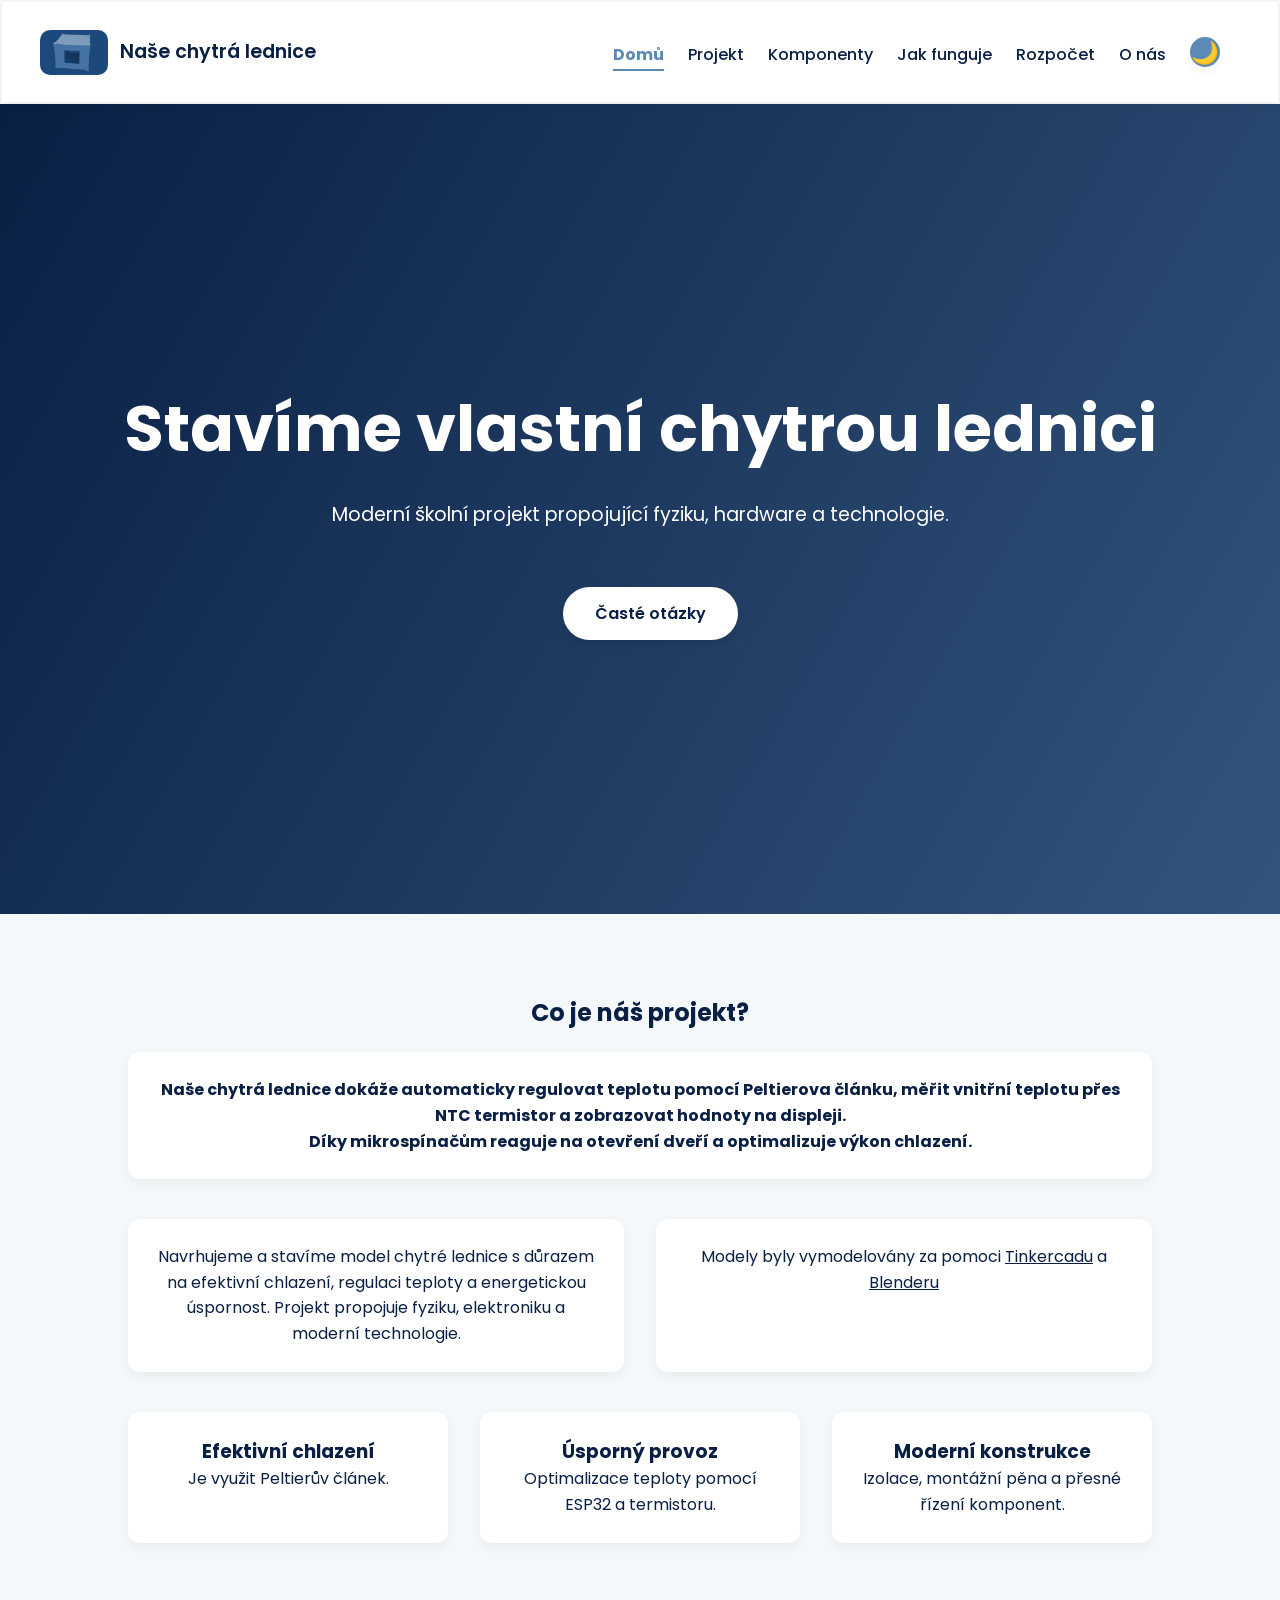
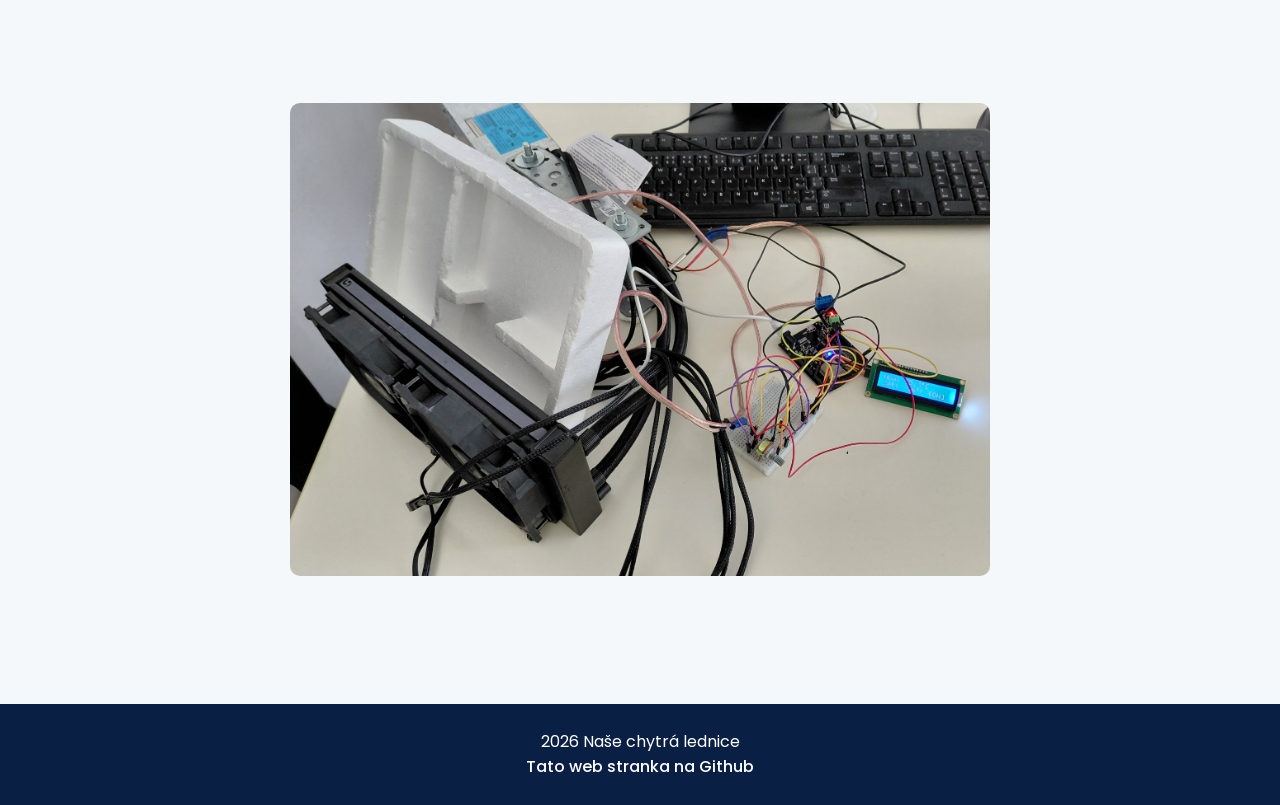
<file: index.html>
<!doctype html>
<html lang="cs">
<head>
    <meta charset="UTF-8" />
    <title>Naše chytrá lednice</title>
    <link rel="stylesheet" href="style.css" />
    <link href="https://fonts.googleapis.com/css2?family=Poppins:wght@300;500;700&display=swap" rel="stylesheet" />
</head>

<body>
<header class="header">
    <div class="progress-bar"></div>
    <div class="logo-wrap">
        <img src="obrázky/logo1.5.png" height="45" alt="logo">
        <span class="site-title">Naše chytrá lednice</span>
    </div>

    <nav class="nav">
        <a href="index.html" class="active">Domů</a>
        <a href="2projekt.html">Projekt</a>
        <a href="3komponenty.html">Komponenty</a>
        <a href="4fungovani.html">Jak&nbsp;funguje</a>
        <a href="5rozpočet.html">Rozpočet</a>
        <a href="6tým.html">O&nbsp;nás</a>
        <button id="tlacitko" class="theme-toggle" aria-label="Přepnout režim">🌙</button>
    </nav>
</header>

<section class="hero">
    <div class="hero-content">
        <h1>Stavíme vlastní chytrou lednici</h1>
        <p>Moderní školní projekt propojující fyziku, hardware a technologie.</p><br>
        <a href="zjisit více.html" class="hero-btn">Časté otázky</a>
    </div>
</section>

<section class="sekce light">
    <h2>Co je náš projekt?</h2>
    <div class="box">
            <h4>Naše chytrá lednice dokáže automaticky regulovat teplotu pomocí
                Peltierova článku, měřit vnitřní teplotu přes NTC termistor a zobrazovat 
                hodnoty na displeji. <br>
                Díky mikrospínačům reaguje na otevření dveří a optimalizuje 
                výkon chlazení.</h4>
        </div>
    <div class="project-grid">
        <div class="box">
            <p>
                Navrhujeme a stavíme model chytré lednice s důrazem na efektivní chlazení,
                regulaci teploty a energetickou úspornost. Projekt propojuje fyziku,
                elektroniku a moderní technologie. </p>       
        </div>
        <div class="box"><p>Modely byly vymodelovány za pomoci <u>Tinkercadu</u> a <u>Blenderu</u></p></div>

    </div>

    <div class="project-grid">
        <div class="box">
            <h3>Efektivní chlazení</h3>
            <p>Je využit Peltierův článek.</p>
        </div>

        <div class="box">
            <h3>Úsporný provoz</h3>
            <p>Optimalizace teploty pomocí ESP32 a termistoru.</p>
        </div>

        <div class="box">
            <h3>Moderní konstrukce</h3>
            <p>Izolace, montážní pěna a přesné řízení komponent.</p>
        </div>
     </div>
</section>
<section class="sekce">
     <img src="obrázky/real (1).jpg" alt="Fotografie prototypu lednice" width="700">
</section>
   


<footer>
    <p>2026 Naše chytrá lednice</p>
    <a style="color:white; margin:0;"href="https://github.com/aerosock/hrw-lednicka-web">Tato web stranka na Github</a>

</footer>

<script>
    const tlacitko = document.querySelector("#tlacitko");

    // 1) Při načtení stránky nastavíme režim podle localStorage
    if (localStorage.getItem("mode") === "dark") {
        document.body.classList.add("nocnimod");
    }

    // 2) Po kliknutí přepínáme režim
    tlacitko.addEventListener('click', function() {
        document.body.classList.toggle("nocnimod");

        // 3) Uložíme volbu uživatele
        if (document.body.classList.contains("nocnimod")) {
            localStorage.setItem("mode", "dark");
        } else {
            localStorage.setItem("mode", "light");
        }
    });
</script>

</body>
</html>
</file>
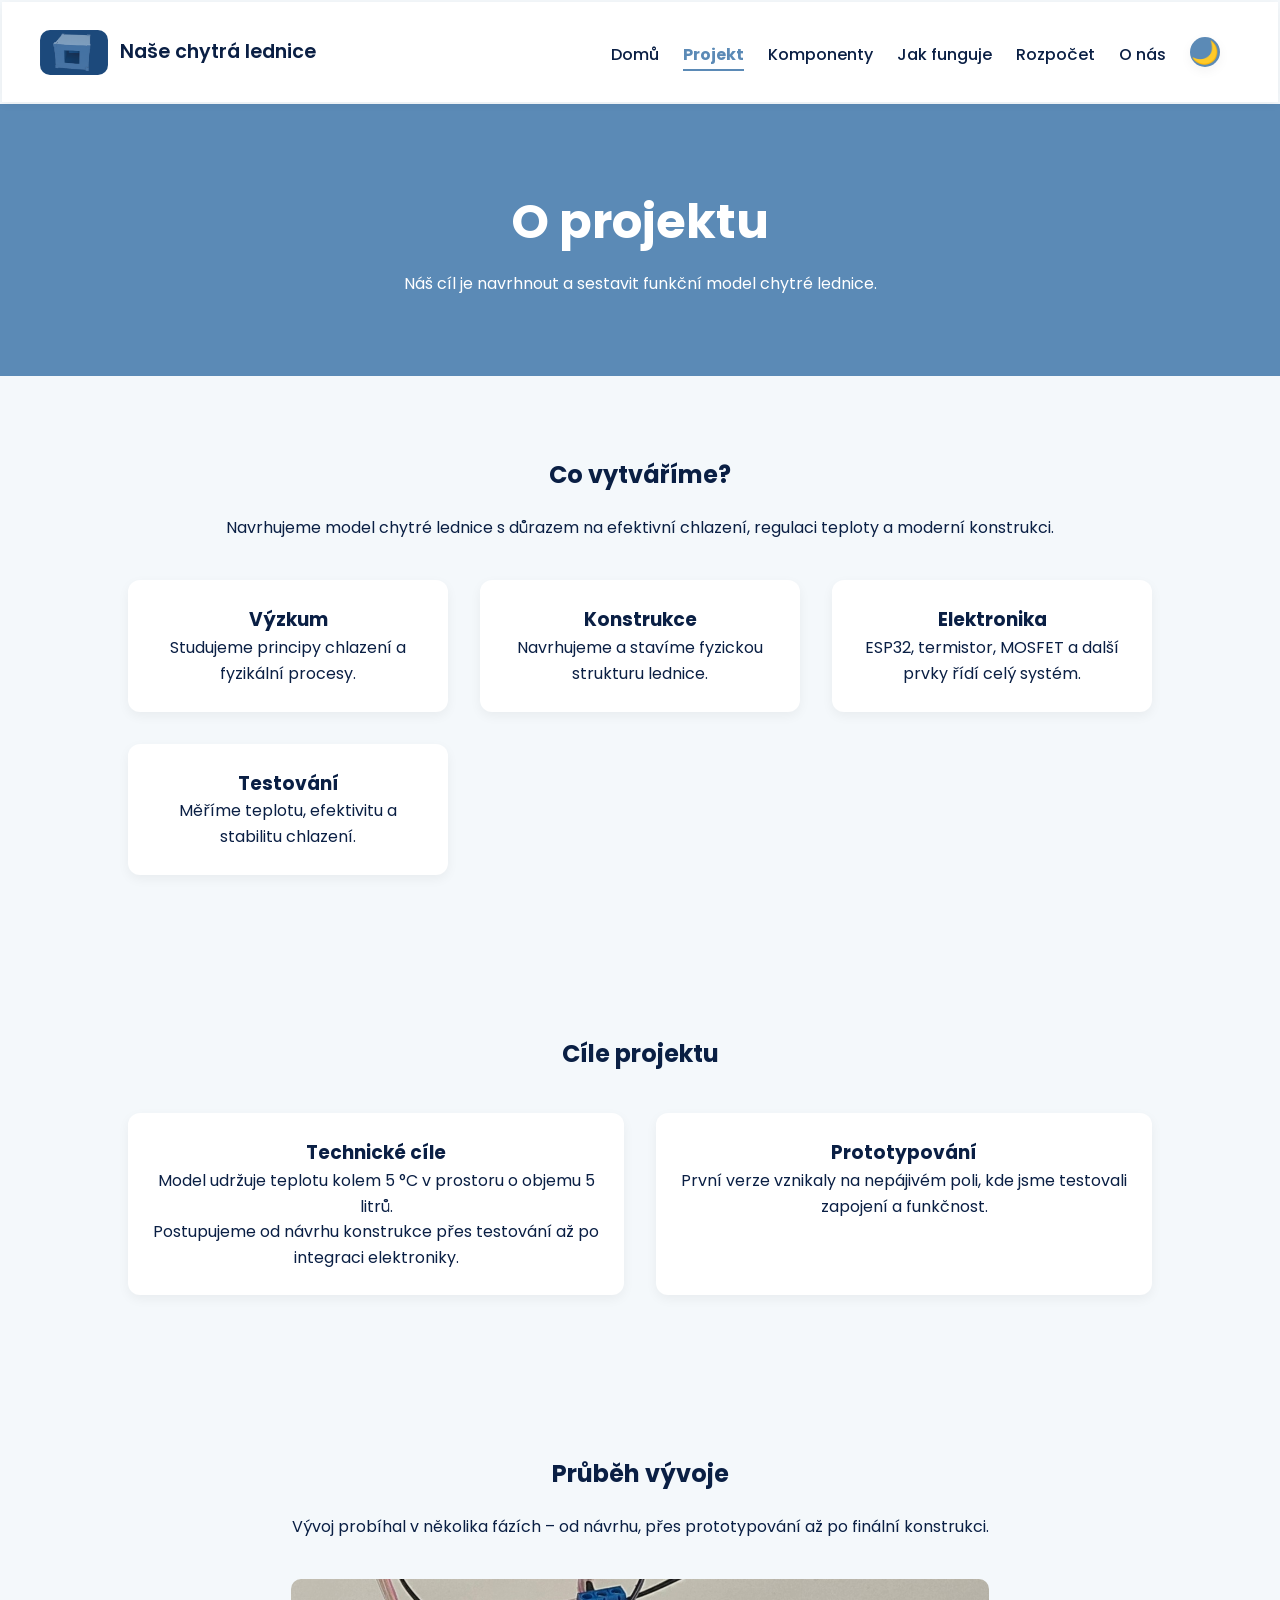
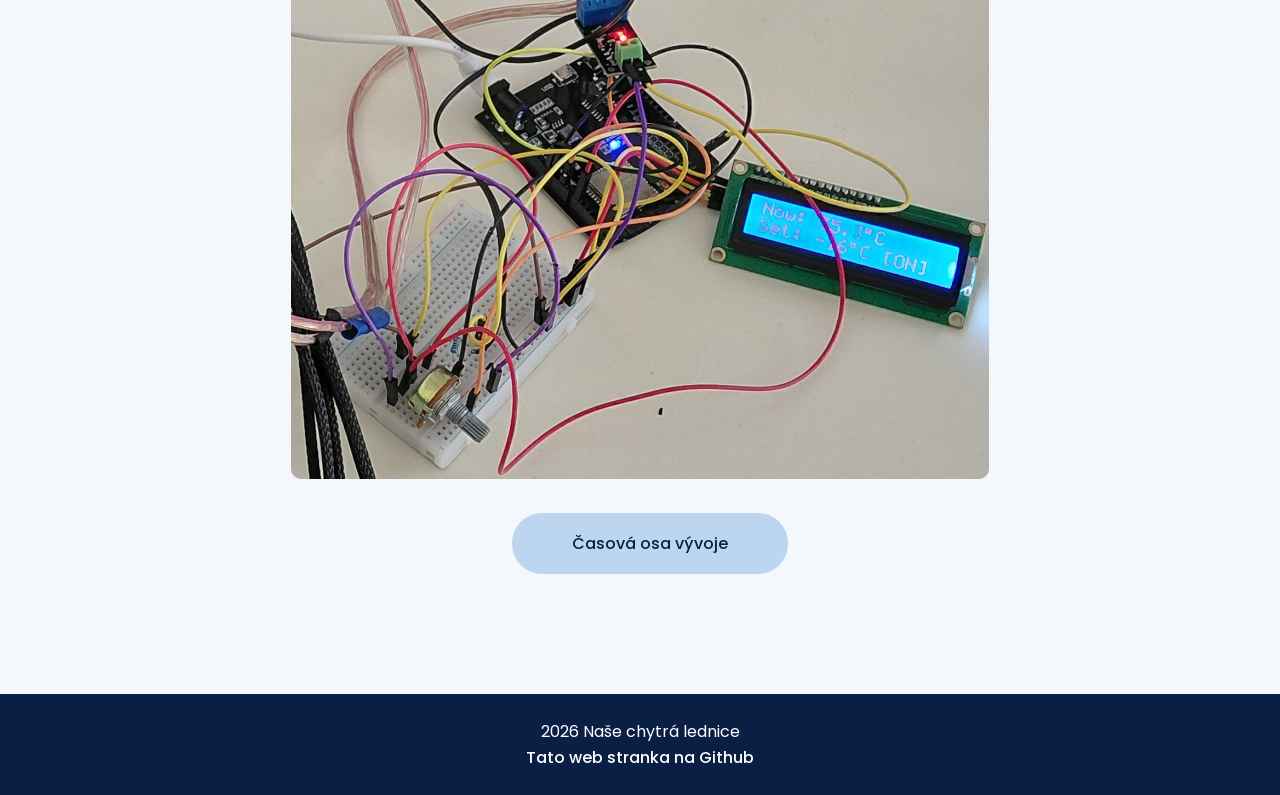
<file: 2projekt.html>
<!doctype html>
<html lang="cs">
<head>
    <meta charset="UTF-8" />
    <title>Projekt</title>
    <link rel="stylesheet" href="style.css" />
    <link href="https://fonts.googleapis.com/css2?family=Poppins:wght@300;500;700&display=swap" rel="stylesheet" />
</head>

<body>

<header class="header">
    <div class="progress-bar"></div>
    <div class="logo-wrap">
        <img src="obrázky/logo1.5.png" height="45" alt="logo">
        <span class="site-title">Naše chytrá lednice</span>
    </div>

    <nav class="nav">
        <a href="index.html">Domů</a>
        <a href="2projekt.html" class="active">Projekt</a>
        <a href="3komponenty.html">Komponenty</a>
        <a href="4fungovani.html">Jak&nbsp;funguje</a>
        <a href="5rozpočet.html">Rozpočet</a>
        <a href="6tým.html">O&nbsp;nás</a>
        <button id="tlacitko" class="theme-toggle" aria-label="Přepnout režim">🌙</button>
    </nav>
</header>

<section class="page-hero">
    <h1>O projektu</h1>
    <p>Náš cíl je navrhnout a sestavit funkční model chytré lednice.</p>
</section>

<section class="sekce">
    <h2>Co vytváříme?</h2>
    <p class="intro">
        Navrhujeme model chytré lednice s důrazem na efektivní chlazení, regulaci teploty a moderní konstrukci.
    </p>

    <div class="project-grid">
        <div class="krabice">
            <h3>Výzkum</h3>
            <p>Studujeme principy chlazení a fyzikální procesy.</p>
        </div>

        <div class="krabice">
            <h3>Konstrukce</h3>
            <p>Navrhujeme a stavíme fyzickou strukturu lednice.</p>
        </div>

        <div class="krabice">
            <h3>Elektronika</h3>
            <p>ESP32, termistor, MOSFET a další prvky řídí celý systém.</p>
        </div>

        <div class="krabice">
            <h3>Testování</h3>
            <p>Měříme teplotu, efektivitu a stabilitu chlazení.</p>
        </div>
    </div>
</section>

<section class="sekce light">
    <h2>Cíle projektu</h2>

    <div class="project-grid">
        <div class="krabice">
            <h3>Technické cíle</h3>
            <p>Model udržuje teplotu kolem 5 °C v prostoru o objemu 5 litrů.</p>
            <p>Postupujeme od návrhu konstrukce přes testování až po integraci elektroniky.</p>
        </div>

        <div class="krabice">
            <h3>Prototypování</h3>
            <p>První verze vznikaly na nepájivém poli, kde jsme testovali zapojení a funkčnost.</p>
        </div>
    </div>
</section>

<section class="sekce">
    <h2>Průběh vývoje</h2>
    <p class="intro">Vývoj probíhal v několika fázích – od návrhu, přes prototypování až po finální konstrukci.</p>

    <img src="obrázky/real (2).jpg" alt="foto vývoje" class="wide-img" height="500">
    <br><br>
    <a href="timeline.html" class="btn2">Časová osa vývoje</a>
</section>

<footer>
    <p>2026 Naše chytrá lednice</p>
        <a style="color:white; margin:0;"href="https://github.com/aerosock/hrw-lednicka-web">Tato web stranka na Github</a>

</footer>

<script>
    const tlacitko = document.querySelector("#tlacitko");

    // 1) Při načtení stránky nastavíme režim podle localStorage
    if (localStorage.getItem("mode") === "dark") {
        document.body.classList.add("nocnimod");
    }

    // 2) Po kliknutí přepínáme režim
    tlacitko.addEventListener('click', function() {
        document.body.classList.toggle("nocnimod");

        // 3) Uložíme volbu uživatele
        if (document.body.classList.contains("nocnimod")) {
            localStorage.setItem("mode", "dark");
        } else {
            localStorage.setItem("mode", "light");
        }
    });
</script>

</body>
</html>
</file>
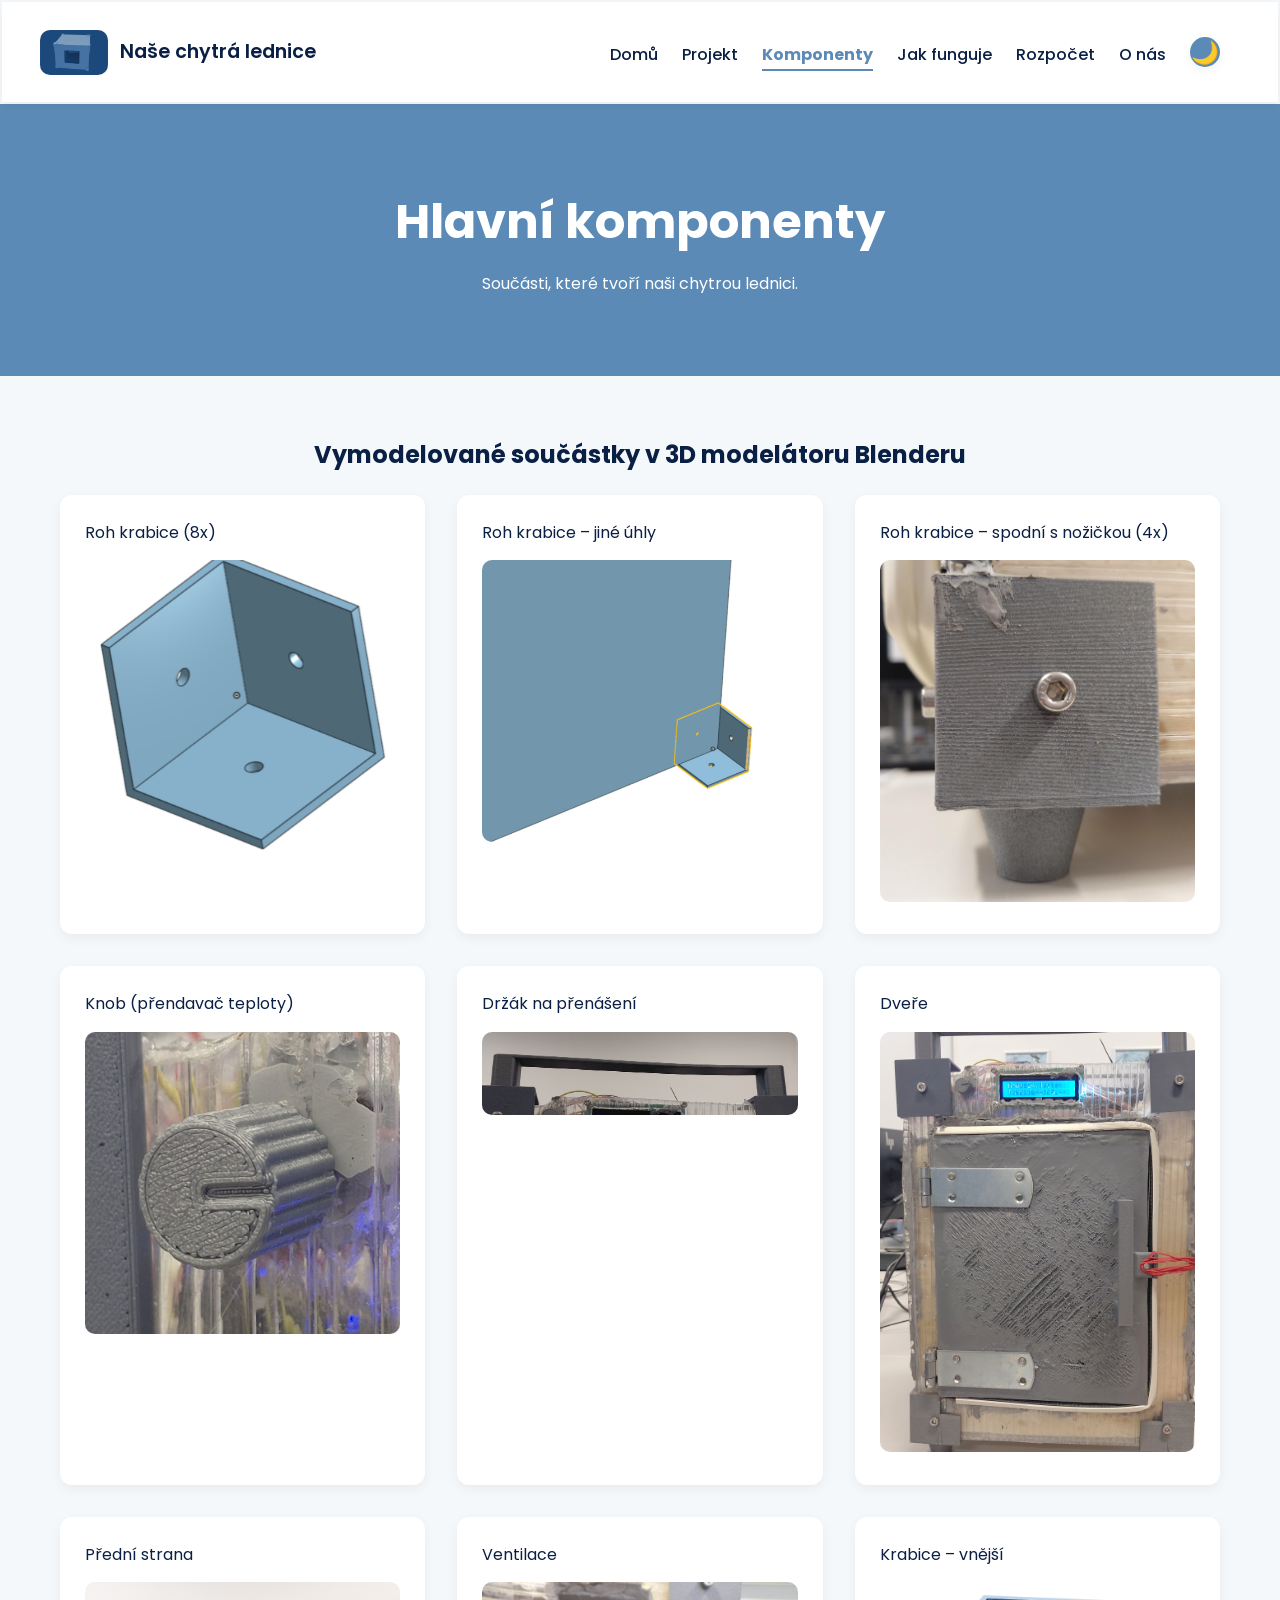
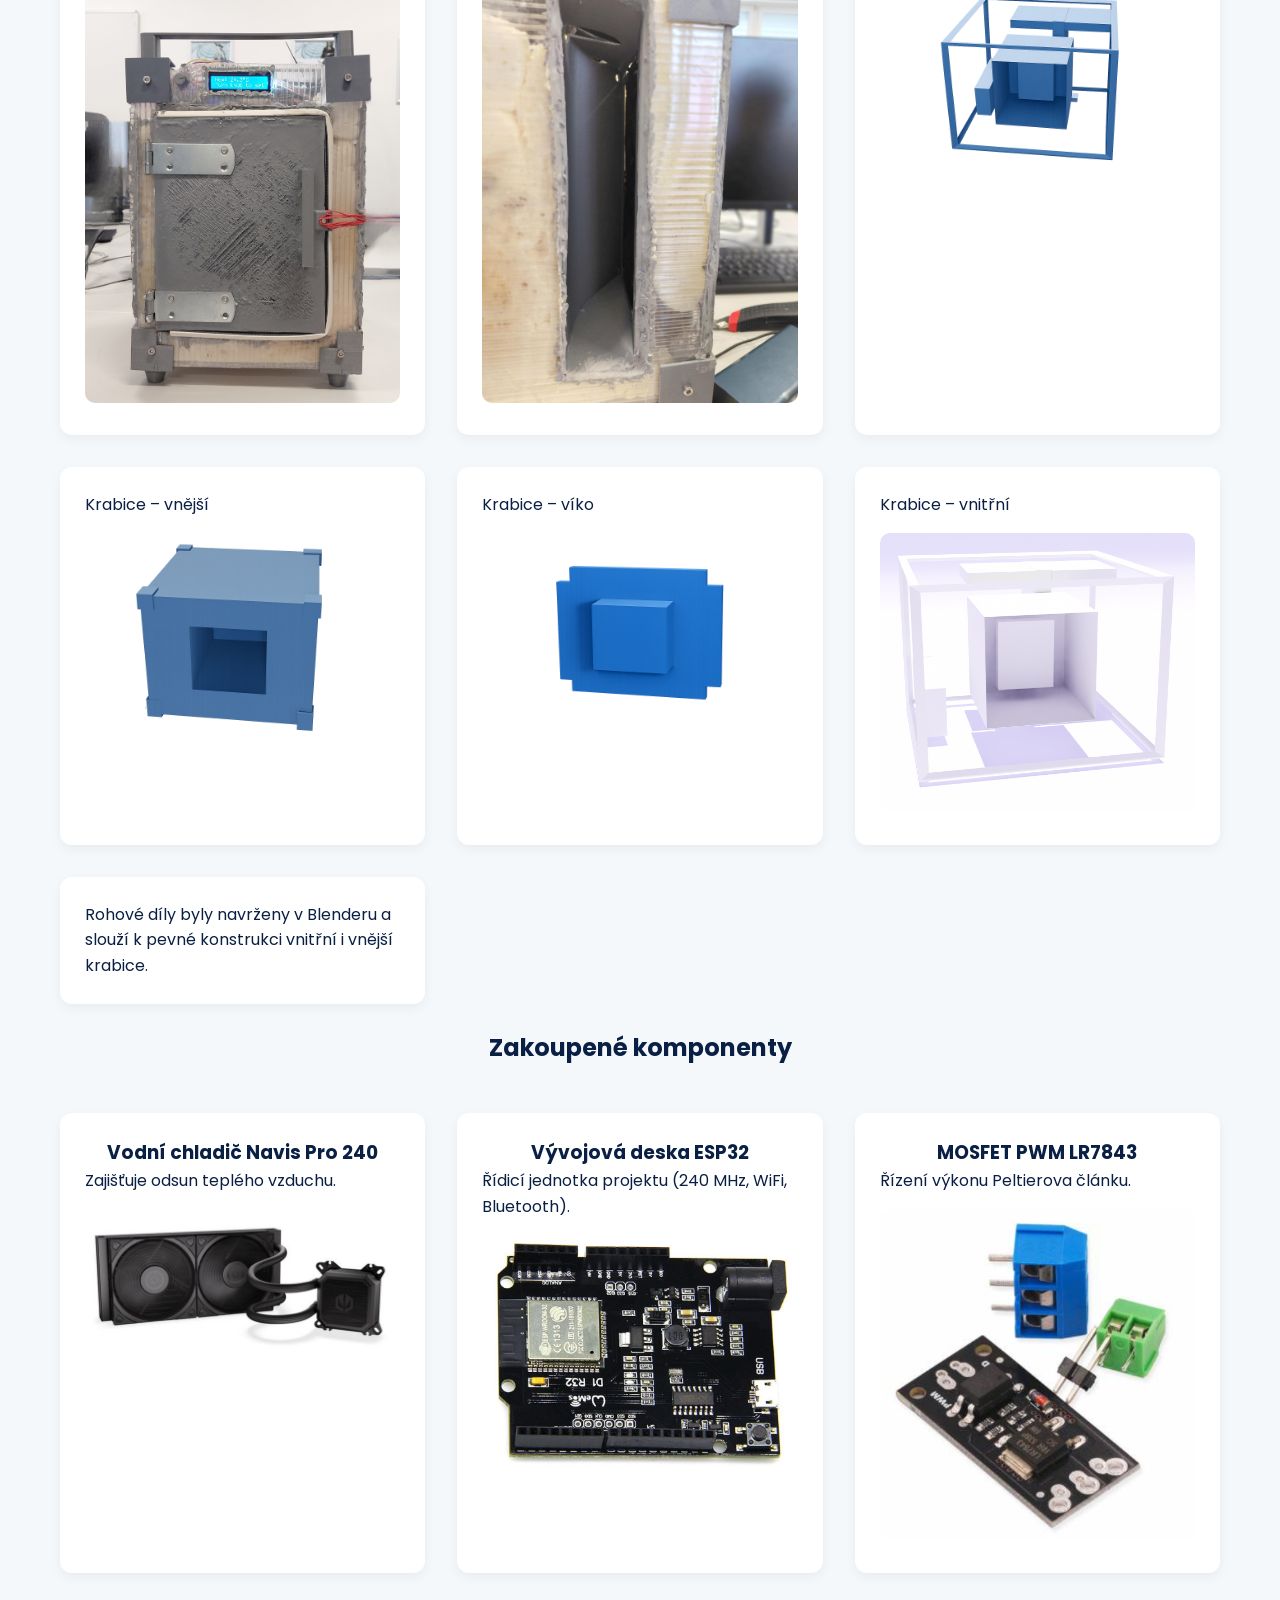
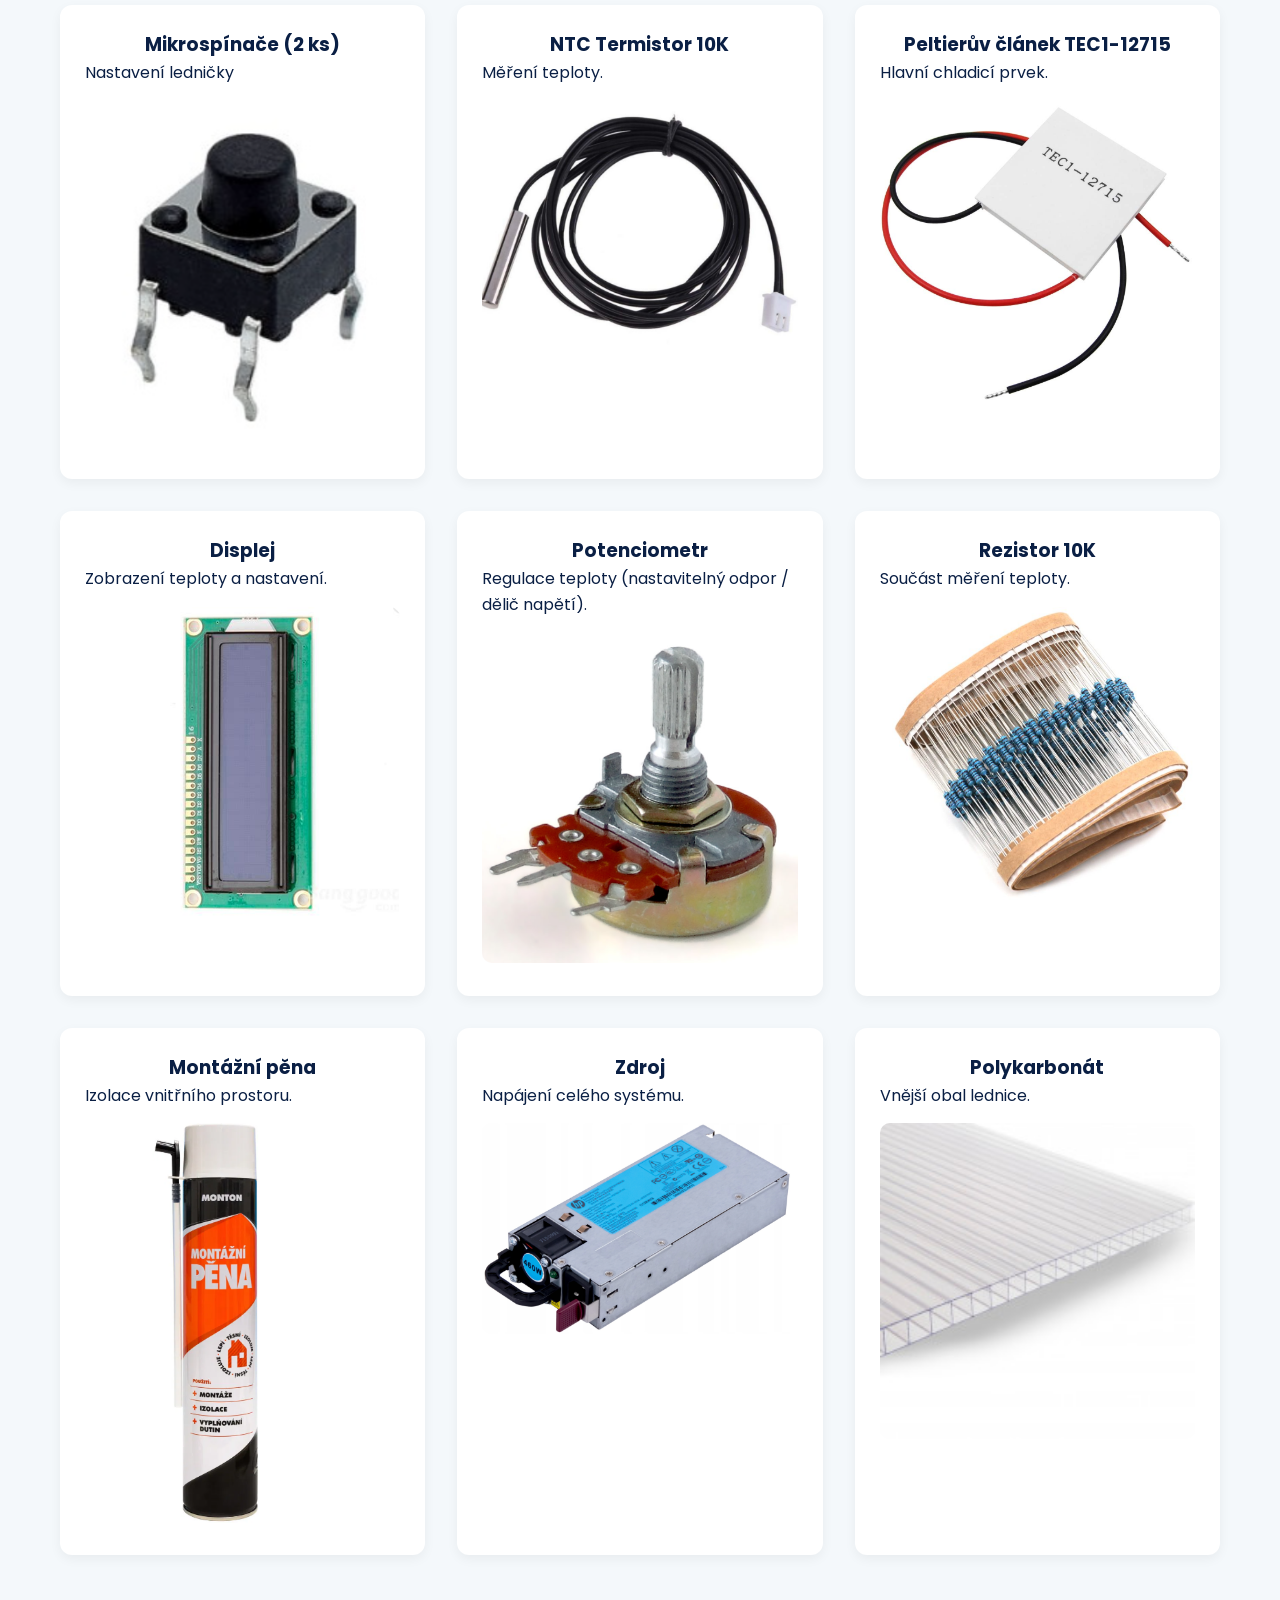
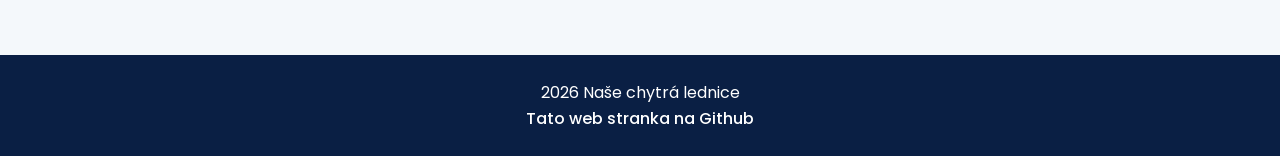
<file: 3komponenty.html>
<!doctype html>
<html lang="cs">
<head>
    <meta charset="UTF-8" />
    <title>Komponenty</title>
    <link rel="stylesheet" href="style.css" />
    <link href="https://fonts.googleapis.com/css2?family=Poppins:wght@300;500;700&display=swap" rel="stylesheet" />
</head>

<body>

<header class="header">
    <div class="progress-bar"></div>
    <div class="logo-wrap">
        <img src="obrázky/logo1.5.png" height="45" alt="logo">
        <span class="site-title">Naše chytrá lednice</span>
    </div>

    <nav class="nav">
        <a href="index.html">Domů</a>
        <a href="2projekt.html">Projekt</a>
        <a href="3komponenty.html" class="active">Komponenty</a>
        <a href="4fungovani.html">Jak&nbsp;funguje</a>
        <a href="5rozpočet.html">Rozpočet</a>
        <a href="6tým.html">O&nbsp;nás</a>
        <button id="tlacitko" class="theme-toggle" aria-label="Přepnout režim">🌙</button>
    </nav>
</header>

<section class="page-hero">
    <h1>Hlavní komponenty</h1>
    <p>Součásti, které tvoří naši chytrou lednici.</p>
</section>

<section class="content-section">
    <h2>Vymodelované součástky v 3D modelátoru Blenderu</h2>
    <div class="components-grid">
        <div class="component-card">
            <p>Roh krabice (8x)</p>
            <img src="obrázky/komp.png" alt="Roh krabice">
        </div>
        <div class="component-card">
            <p>Roh krabice – jiné úhly</p>
            <img src="obrázky/komp3.png" alt="Roh krabice z jiného úhlu">
        </div>
       <div class="component-card">
            <p>Roh krabice – spodní s nožičkou (4x)</p>
            <img src="obrázky/1 (2).jpg">
        </div>
        <div class="component-card">
            <p>Knob (přendavač teploty)</p>
            <img src="obrázky/1 (6).jpg">
        </div>
        <div class="component-card">
            <p>Držák na přenášení</p>
            <img src="obrázky/2 (3).jpg">
        </div>
         <div class="component-card">
            <p>Dveře</p>
            <img src="obrázky/2 (2).jpg">
        </div>
         <div class="component-card">
            <p>Přední strana</p>
            <img src="obrázky/2 (1).jpg">
        </div>
        
        <div class="component-card">
            <p>Ventilace</p>
            <img src="obrázky/1 (5).jpg">
        </div>
        
        <div class="component-card">
            <p>Krabice – vnější</p>
            <img src="obrázky/krabice blender (5).png" alt="Vnitřní krabice">
        </div>
        <div class="component-card">
            <p>Krabice – vnější</p>
            <img src="obrázky/krabice blender (1).png" alt="Vnitřní krabice">
        </div>
        <div class="component-card">
            <p>Krabice – víko</p>
            <img src="obrázky/krabice blender (6).png" alt="Vnitřní krabice">
        </div>
        <div class="component-card">
            <p>Krabice – vnitřní</p>
            <img src="obrázky/Case4.png" alt="Vnitřní krabice">
        </div>
        <div class="component-card">
            <p>Rohové díly byly navrženy v Blenderu a slouží k pevné konstrukci vnitřní i vnější krabice.</p>
        </div>
    </div>
   
    <br>
    <h2>Zakoupené komponenty</h2><br>
    <div class="components-grid">

        <div class="component-card">
            <h3>Vodní chladič Navis Pro 240</h3>
            <p>Zajišťuje odsun teplého vzduchu.</p>
            <img src="obrázky/vodn.chladič.png" alt="Vodní chladič Navis Pro 240">
        </div>

        <div class="component-card">
            <h3>Vývojová deska ESP32</h3>
            <p>Řídicí jednotka projektu (240 MHz, WiFi, Bluetooth).</p>
            <img src="obrázky/deska.png" alt="ESP32 deska">
        </div>

        <div class="component-card">
            <h3>MOSFET PWM LR7843</h3>
            <p>Řízení výkonu Peltierova článku.</p>
            <img src="obrázky/mosfet.png" alt="MOSFET LR7843">
        </div>

        <div class="component-card">
            <h3>Mikrospínače (2 ks)</h3>
            <p>Nastavení ledničky</p>
            <img src="obrázky/mikros.png" alt="Mikrospínače">
        </div>

        <div class="component-card">
            <h3>NTC Termistor 10K</h3>
            <p>Měření teploty.</p>
            <img src="obrázky/termistor.png" alt="NTC termistor">
        </div>

        <div class="component-card">
            <h3>Peltierův článek TEC1-12715</h3>
            <p>Hlavní chladicí prvek.</p>
            <img src="obrázky/pelt.cl..png" alt="Peltierův článek">
        </div>

        <div class="component-card">
            <h3>Displej</h3>
            <p>Zobrazení teploty a nastavení.</p>
            <img src="obrázky/displej.jpg" alt="Displej">
        </div>

        <div class="component-card">
            <h3>Potenciometr</h3>
            <p>Regulace teploty (nastavitelný odpor / dělič napětí).</p>
            <img src="obrázky/potenciometr.png" alt="Potenciometr">
        </div>

        <div class="component-card">
            <h3>Rezistor 10K</h3>
            <p>Součást měření teploty.</p>
            <img src="obrázky/rezistor.png" alt="Rezistor 10K">
        </div>
        
        <div class="component-card">
            <h3>Montážní pěna</h3>
            <p>Izolace vnitřního prostoru.</p>
            <img src="obrázky/pěna.png" alt="Montážní pěna">
        </div>

        <div class="component-card">
            <h3>Zdroj</h3>
            <p>Napájení celého systému.</p>
            <img src="obrázky/zdroj.jpg" alt="Zdroj">
        </div>
        <div class="component-card">
            <h3>Polykarbonát</h3>
            <p>Vnější obal lednice.</p>
            <img src="obrázky/polykarbonát.jpg">
        </div>

    </div>
</section>

<footer>
    <p>2026 Naše chytrá lednice</p>
        <a style="color:white; margin:0;"href="https://github.com/aerosock/hrw-lednicka-web">Tato web stranka na Github</a>

</footer>
<script>
    const tlacitko = document.querySelector("#tlacitko");

    // 1) Při načtení stránky nastavíme režim podle localStorage
    if (localStorage.getItem("mode") === "dark") {
        document.body.classList.add("nocnimod");
    }

    // 2) Po kliknutí přepínáme režim
    tlacitko.addEventListener('click', function() {
        document.body.classList.toggle("nocnimod");

        // 3) Uložíme volbu uživatele
        if (document.body.classList.contains("nocnimod")) {
            localStorage.setItem("mode", "dark");
        } else {
            localStorage.setItem("mode", "light");
        }
    });
</script>

</body>
</html>
</file>
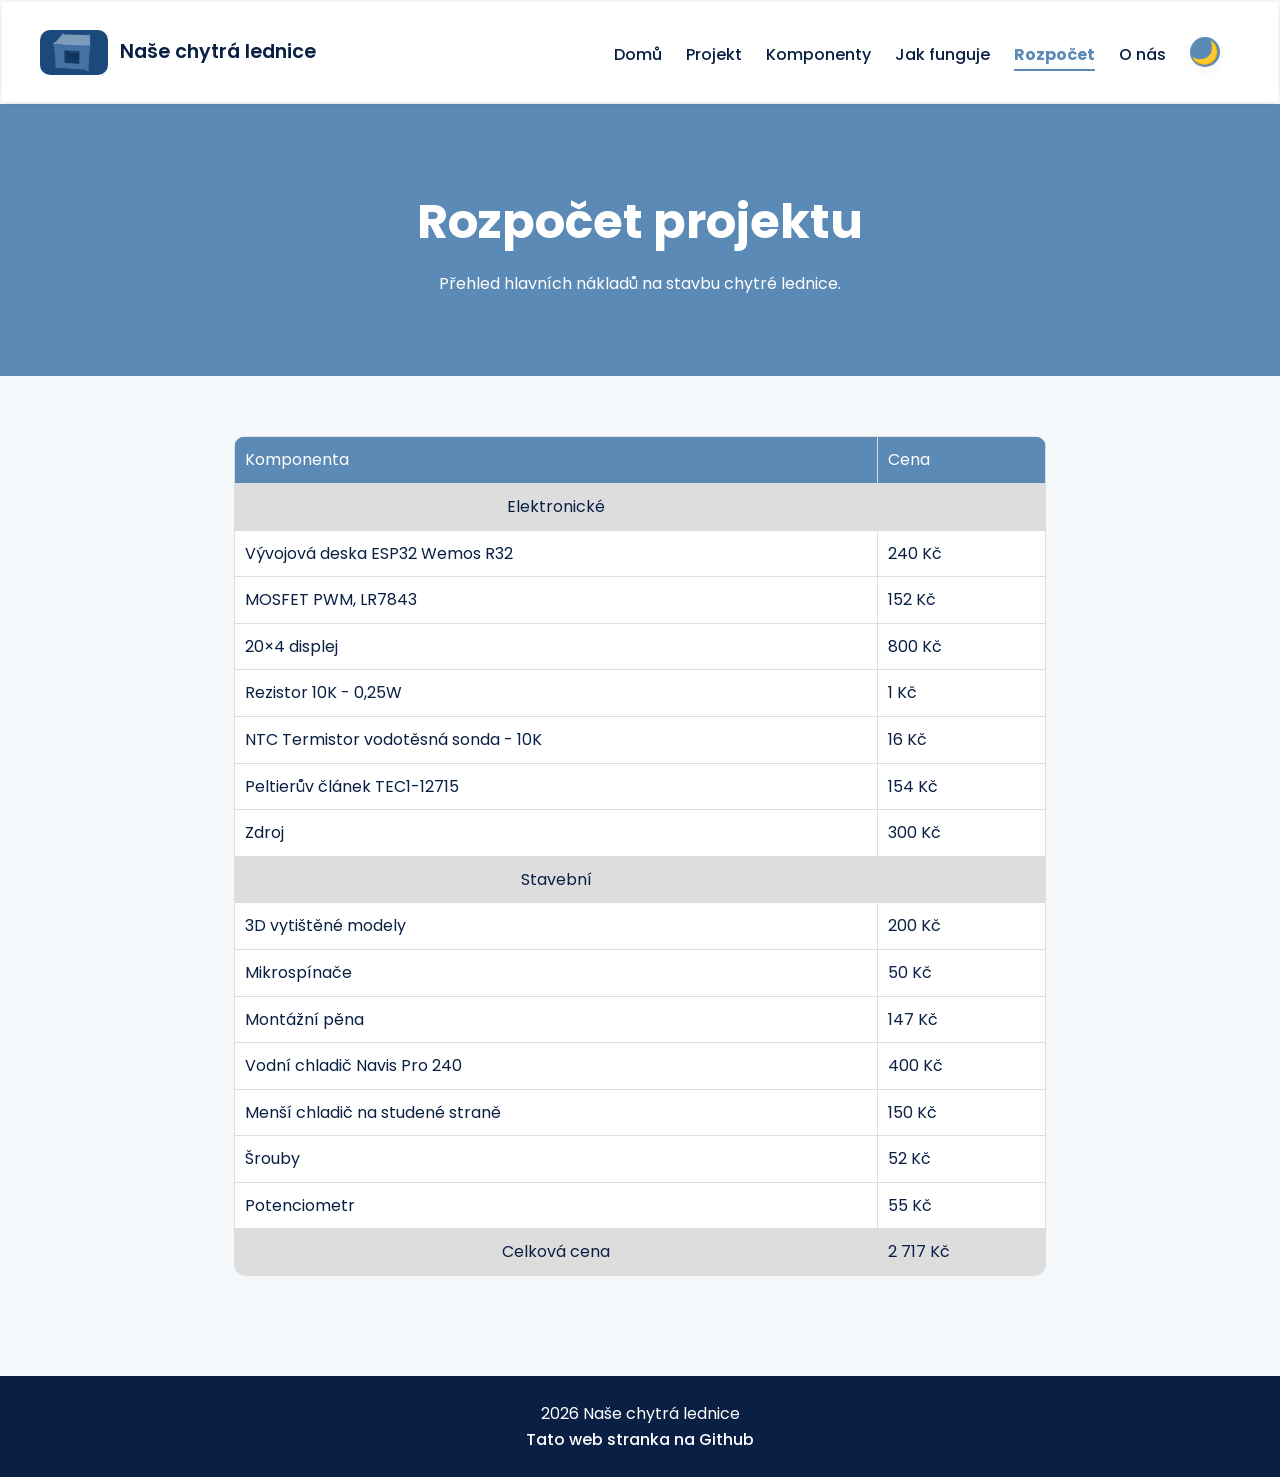
<file: 5rozpočet.html>
<!doctype html>
<html lang="cs">
<head>
    <meta charset="UTF-8" />
    <title>Rozpočet</title>
    <link rel="stylesheet" href="style.css" />
    <link href="https://fonts.googleapis.com/css2?family=Poppins:wght@300;500;700&display=swap" rel="stylesheet" />
</head>

<body>
<header class="header">
    <div class="progress-bar"></div>
    <div class="logo-wrap">
        <img src="obrázky/logo1.5.png" height="45" alt="logo" />
        <span class="site-title">Naše chytrá lednice</span>
    </div>

    <nav class="nav">
        <a href="index.html">Domů</a>
        <a href="2projekt.html">Projekt</a>
        <a href="3komponenty.html">Komponenty</a>
        <a href="4fungovani.html">Jak&nbsp;funguje</a>
        <a href="5rozpočet.html" class="active">Rozpočet</a>
        <a href="6tým.html">O&nbsp;nás</a>
        <button id="tlacitko" class="theme-toggle" aria-label="Přepnout režim">🌙</button>
    </nav>
</header>

<section class="page-hero">
    <h1>Rozpočet projektu</h1>
    <p>Přehled hlavních nákladů na stavbu chytré lednice.</p>
</section>

<section class="content-section">
    <table class="budget-table">
        <tr class="zmena">
            <td class="vrchniradek">Komponenta</td>
            <td class="vrchniradek">Cena</td>
        </tr>
        <tr class="meziradek">
            <td>Elektronické</td>
            <td></td>
        </tr>
        <tr>
            <td>Vývojová deska ESP32 Wemos R32</td>
            <td>240 Kč</td>
        </tr>
        <tr>
            <td>MOSFET PWM, LR7843</td>
            <td>152 Kč</td>
        </tr>
        <tr>
            <td>20×4 displej</td>
            <td>800 Kč</td>
        </tr>
        <tr>
            <td>Rezistor 10K - 0,25W</td>
            <td>1 Kč</td>
        </tr>
        <tr>
            <td>NTC Termistor vodotěsná sonda - 10K</td>
            <td>16 Kč</td>
        </tr>
        <tr>
            <td>Peltierův článek TEC1-12715</td>
            <td>154 Kč</td>
        </tr>
        <tr>
            <td>Zdroj</td>
            <td>300 Kč</td>
        </tr>
        <tr class="meziradek">
            <td>Stavební</td>
            <td></td>
        </tr>
        <tr>
            <td>3D vytištěné modely</td>
            <td>200 Kč</td>
        </tr>
        <tr>
            <td>Mikrospínače</td>
            <td>50 Kč</td>
        </tr>
        <tr>
            <td>Montážní pěna</td>
            <td>147 Kč</td>
        </tr>
        <tr>
            <td>Vodní chladič Navis Pro 240</td>
            <td>400 Kč</td>
        </tr>
        <tr>
            <td>Menší chladič na studené straně</td>
            <td>150 Kč</td>
        </tr>
        <tr>
            <td>Šrouby</td>
            <td>52 Kč</td>
        </tr>
        <tr>
            <td>Potenciometr</td>
            <td>55 Kč</td>
        </tr>
        <tr>
            <td class="meziradek">Celková cena</td>
            <td class="meziradek2">2 717 Kč    </td>
        </tr>
    </table>
</section>

<!-- <section class="cena-section">
    <div class="cena-card">
        <h2>Nákup na splátky</h2>
        <p class="description">Pro školy a projekty s omezeným rozpočtem nabízíme možnost rozložit platbu.</p>
        <div class="cena">
            <span class="main">1 200 Kč </span><br>
            <span class="sub">/za měsíc po dobu 3 měsíců</span><br>
            <span class="sub2">3600 Kč celkem</span>
        </div>
        <button class="btn">Objednat</button>
    </div>

    <div class="cena-card">
        <h2>Přímý nákup</h2>
        <p class="description">Zakoupení kompletní mini‑chytré lednice včetně elektroniky, konstrukce, dokumentace a testování.
</p>
        <div class="cena">
            <span class="main">3 300 Kč</span><br>
            <span class="sub">bez DPH/ 2810 Kč</span><br>
            <span class="sub2">Jednorázově</span>
        </div>
        <button class="btn">Objednat</button>
    </div>
</section> -->

<footer>
    <p>2026 Naše chytrá lednice</p>
        <a style="color:white; margin:0;"href="https://github.com/aerosock/hrw-lednicka-web">Tato web stranka na Github</a>

</footer>

<script>
    const tlacitko = document.querySelector("#tlacitko");

    // 1) Při načtení stránky nastavíme režim podle localStorage
    if (localStorage.getItem("mode") === "dark") {
        document.body.classList.add("nocnimod");
    }

    // 2) Po kliknutí přepínáme režim
    tlacitko.addEventListener('click', function() {
        document.body.classList.toggle("nocnimod");

        // 3) Uložíme volbu uživatele
        if (document.body.classList.contains("nocnimod")) {
            localStorage.setItem("mode", "dark");
        } else {
            localStorage.setItem("mode", "light");
        }
    });
</script>

</body>
</html>
</file>
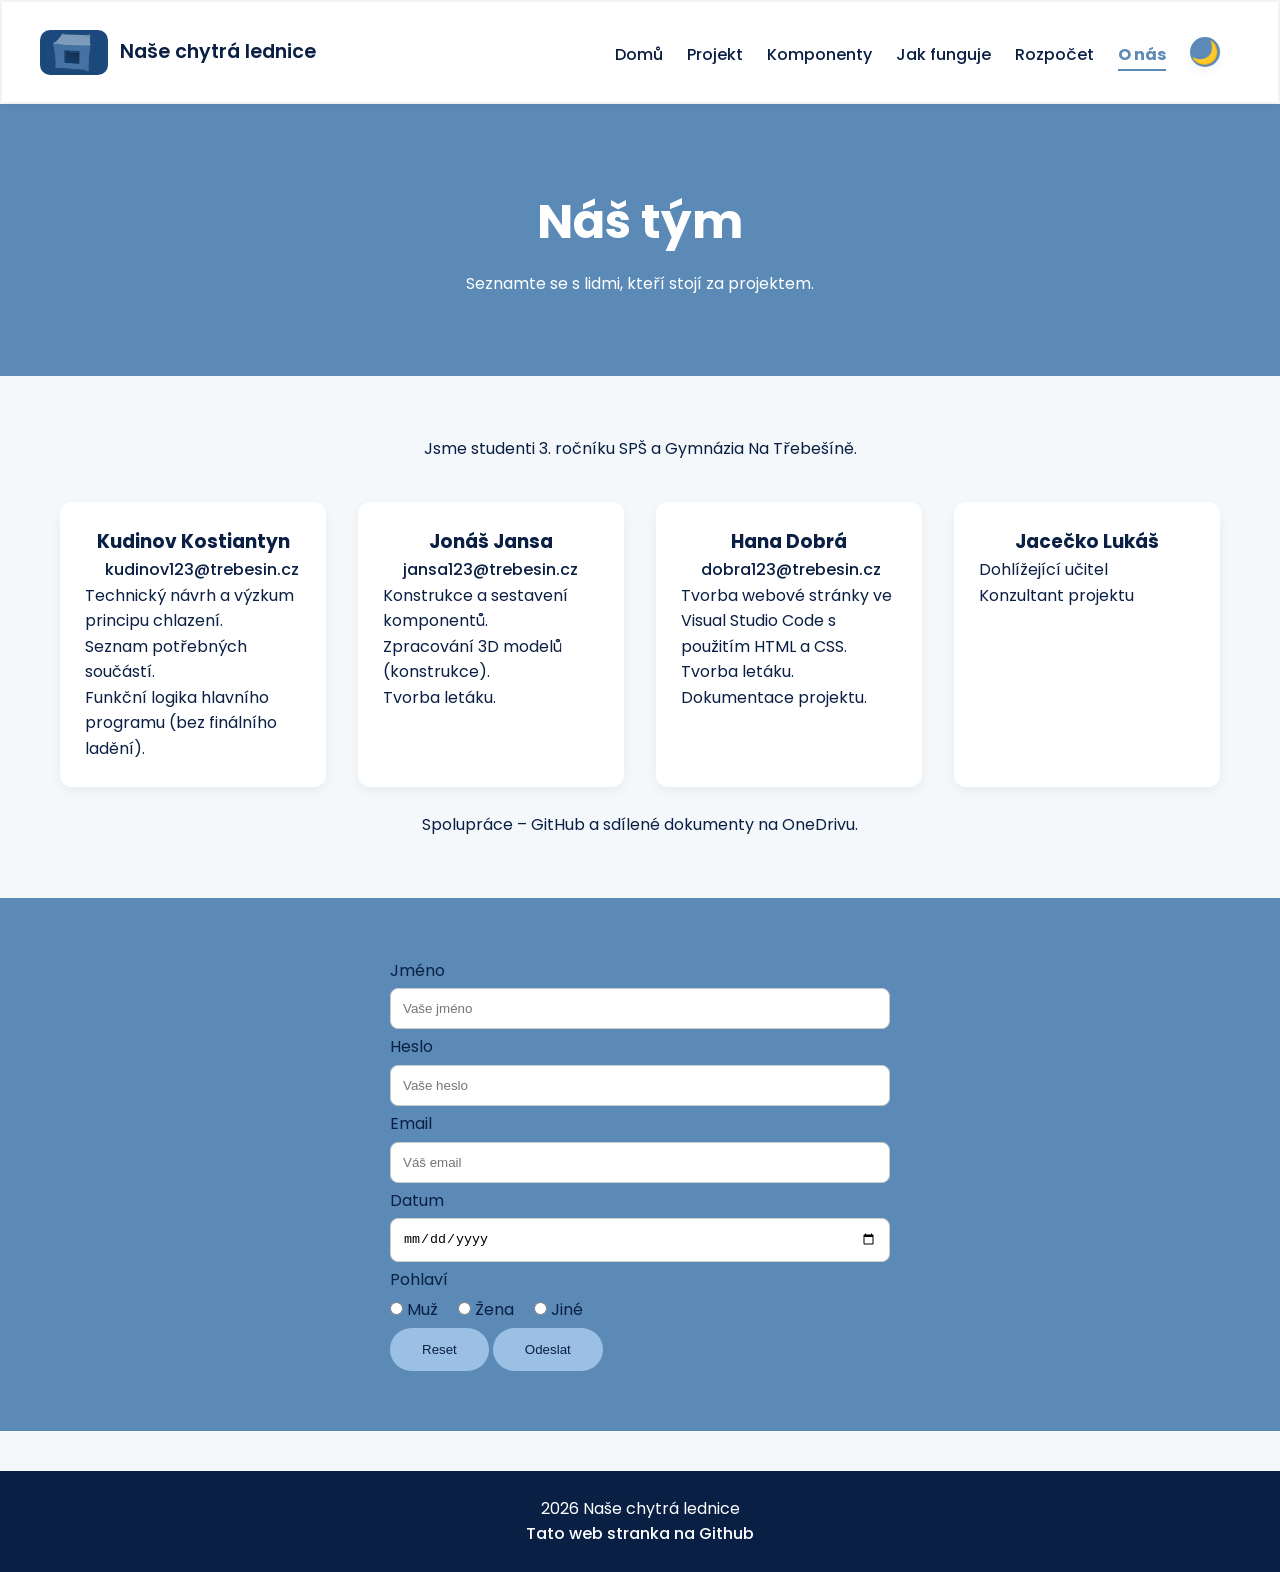
<file: 6tým.html>
<!doctype html>
<html lang="cs">
<head>
    <meta charset="UTF-8" />
    <title>O nás</title>
    <link rel="stylesheet" href="style.css" />
    <link href="https://fonts.googleapis.com/css2?family=Poppins:wght@300;500;700&display=swap" rel="stylesheet" />
</head>

<body>

<header class="header">
    <div class="progress-bar"></div>
    <div class="logo-wrap">
        <img src="obrázky/logo1.5.png" height="45" alt="logo">
        <span class="site-title">Naše chytrá lednice</span>
    </div>

    <nav class="nav">
        <a href="index.html">Domů</a>
        <a href="2projekt.html">Projekt</a>
        <a href="3komponenty.html">Komponenty</a>
        <a href="4fungovani.html">Jak&nbsp;funguje</a>
        <a href="5rozpočet.html">Rozpočet</a>
        <a href="6tým.html" class="active">O&nbsp;nás</a>
        <button id="tlacitko" class="theme-toggle" aria-label="Přepnout režim">🌙</button>
    </nav>
</header>

<section class="page-hero">
    <h1>Náš tým</h1>
    <p>Seznamte se s lidmi, kteří stojí za projektem.</p>
</section>

<section class="content-section">
    <p class="center">Jsme studenti 3. ročníku SPŠ a Gymnázia Na Třebešíně.</p>
    <div class="project-grid">

        <div class="box">
            <h3>Kudinov Kostiantyn</h3>
            <h4><a href=mailto:kudinov123@trebesin.cz>kudinov123@trebesin.cz</a></h4>
            <p>Technický návrh a výzkum principu chlazení.</p>
            <p>Seznam potřebných součástí.</p>
            <p>Funkční logika hlavního programu (bez finálního ladění).</p>
        </div>

        <div class="box">
            <h3>Jonáš Jansa</h3>
            <h4><a href=mailto:jansa123@trebesin.cz>jansa123@trebesin.cz</a></h4>
            <p>Konstrukce a sestavení komponentů.</p>
            <p>Zpracování 3D modelů (konstrukce).</p>
            <p>Tvorba letáku.</p>
        </div>

        <div class="box">
            <h3>Hana Dobrá</h3>
            <h4><a href=mailto:dobra123@trebesin.cz>dobra123@trebesin.cz</a></h4>
            <p>Tvorba webové stránky ve Visual Studio Code s použitím HTML a CSS.</p>
            <p>Tvorba letáku.</p>
            <p>Dokumentace projektu.</p>
        </div>

        <div class="box">
            <h3>Jacečko Lukáš</h3>
            <p>Dohlížející učitel</p>
            <p>Konzultant projektu</p>
        </div>
    </div>

    <br>
    <p class="center">Spolupráce – GitHub a sdílené dokumenty na OneDrivu.</p>
</section>

<section class="formulář-section">
    <form class="formulář">
        <label for="jmeno">Jméno</label>
        <input type="text" id="jmeno" placeholder="Vaše jméno">

        <label for="heslo">Heslo</label>
        <input type="password" id="heslo" placeholder="Vaše heslo">

        <label for="email">Email</label>
        <input type="email" id="email" placeholder="Váš email">

        <label for="datum">Datum</label>
        <input type="date" id="datum">

        <label>Pohlaví</label>
        <div class="radio-group">
            <label><input type="radio" name="pohlavi"> Muž</label>
            <label><input type="radio" name="pohlavi"> Žena</label>
            <label><input type="radio" name="pohlavi"> Jiné</label>
        </div>

        <div class="form-buttons">
            <input type="reset" class="btn" value="Reset">
            <input type="submit" class="btn" value="Odeslat">
        </div>
    </form>
</section>

<footer>
    <p>2026 Naše chytrá lednice</p>
        <a style="color:white; margin:0;"href="https://github.com/aerosock/hrw-lednicka-web">Tato web stranka na Github</a>

</footer>

<script>
    const tlacitko = document.querySelector("#tlacitko");

    // 1) Při načtení stránky nastavíme režim podle localStorage
    if (localStorage.getItem("mode") === "dark") {
        document.body.classList.add("nocnimod");
    }

    // 2) Po kliknutí přepínáme režim
    tlacitko.addEventListener('click', function() {
        document.body.classList.toggle("nocnimod");

        // 3) Uložíme volbu uživatele
        if (document.body.classList.contains("nocnimod")) {
            localStorage.setItem("mode", "dark");
        } else {
            localStorage.setItem("mode", "light");
        }
    });
</script>

</body>
</html>
</file>
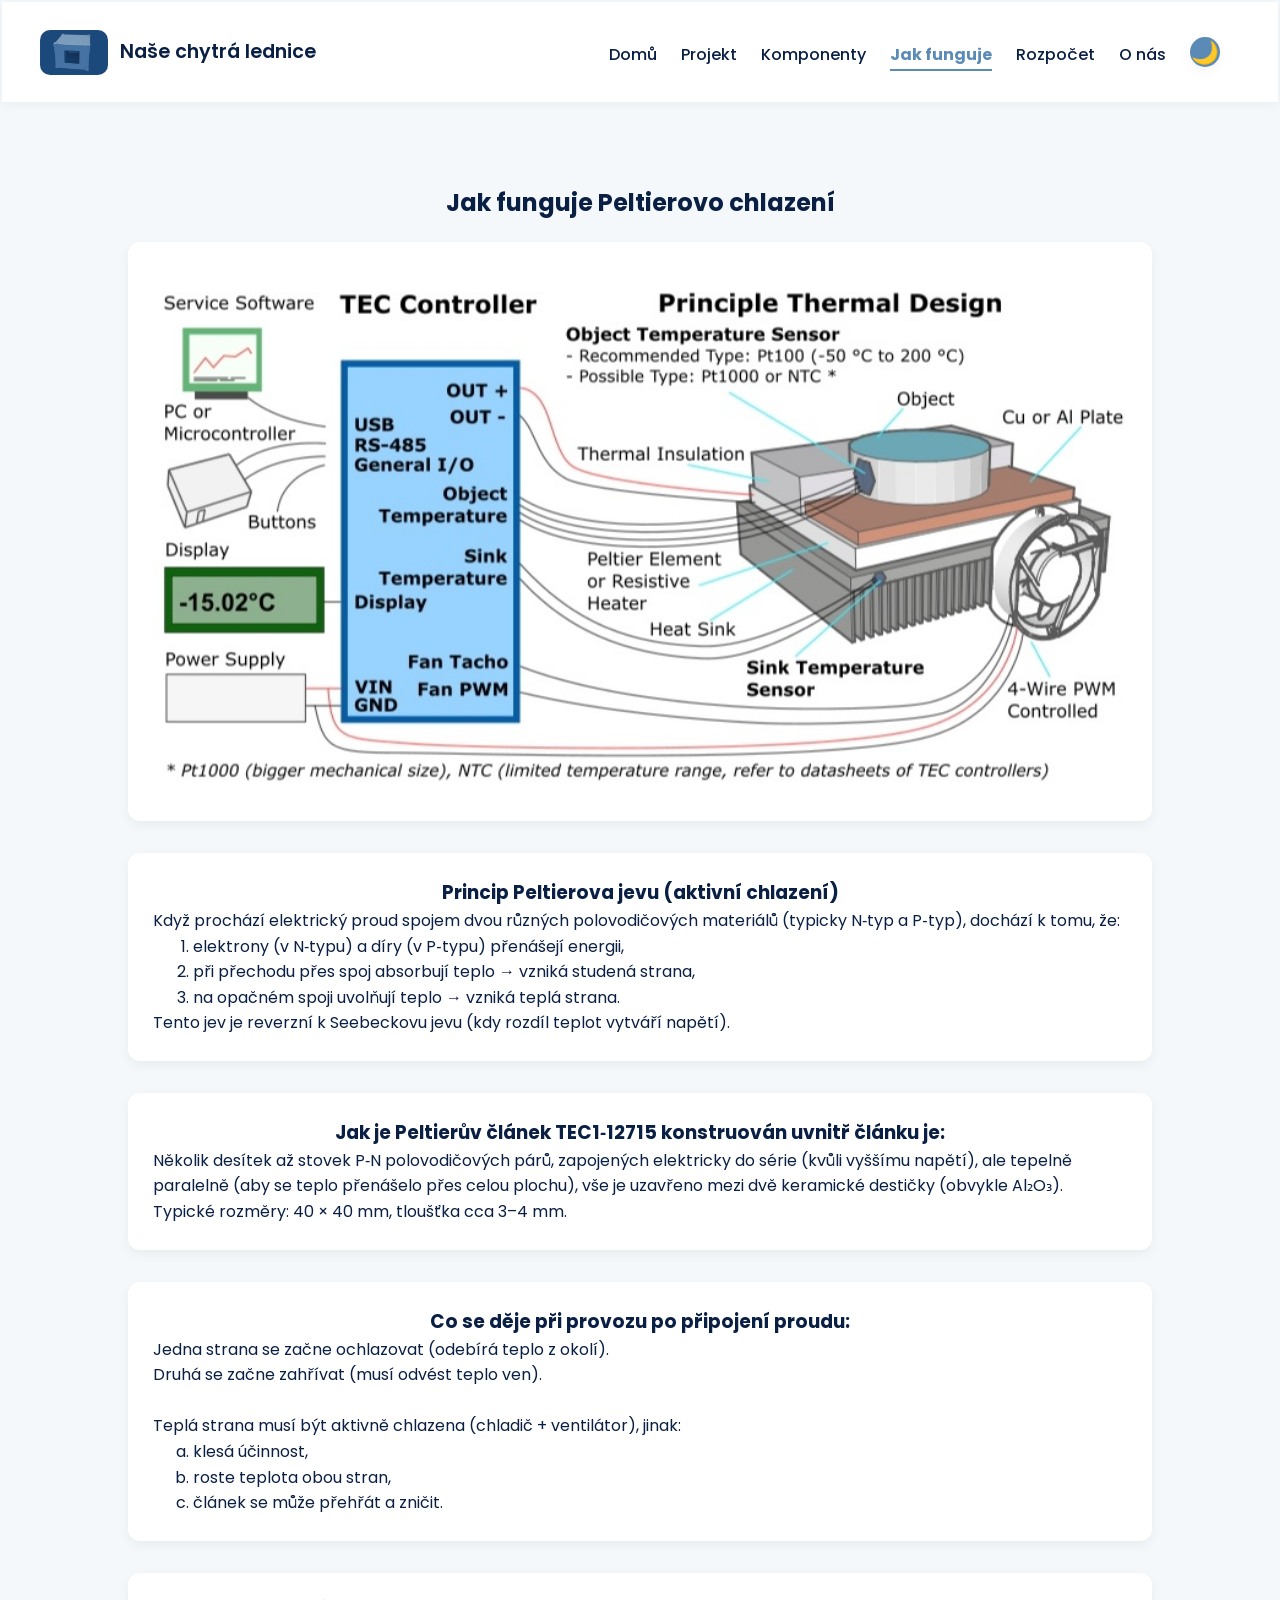
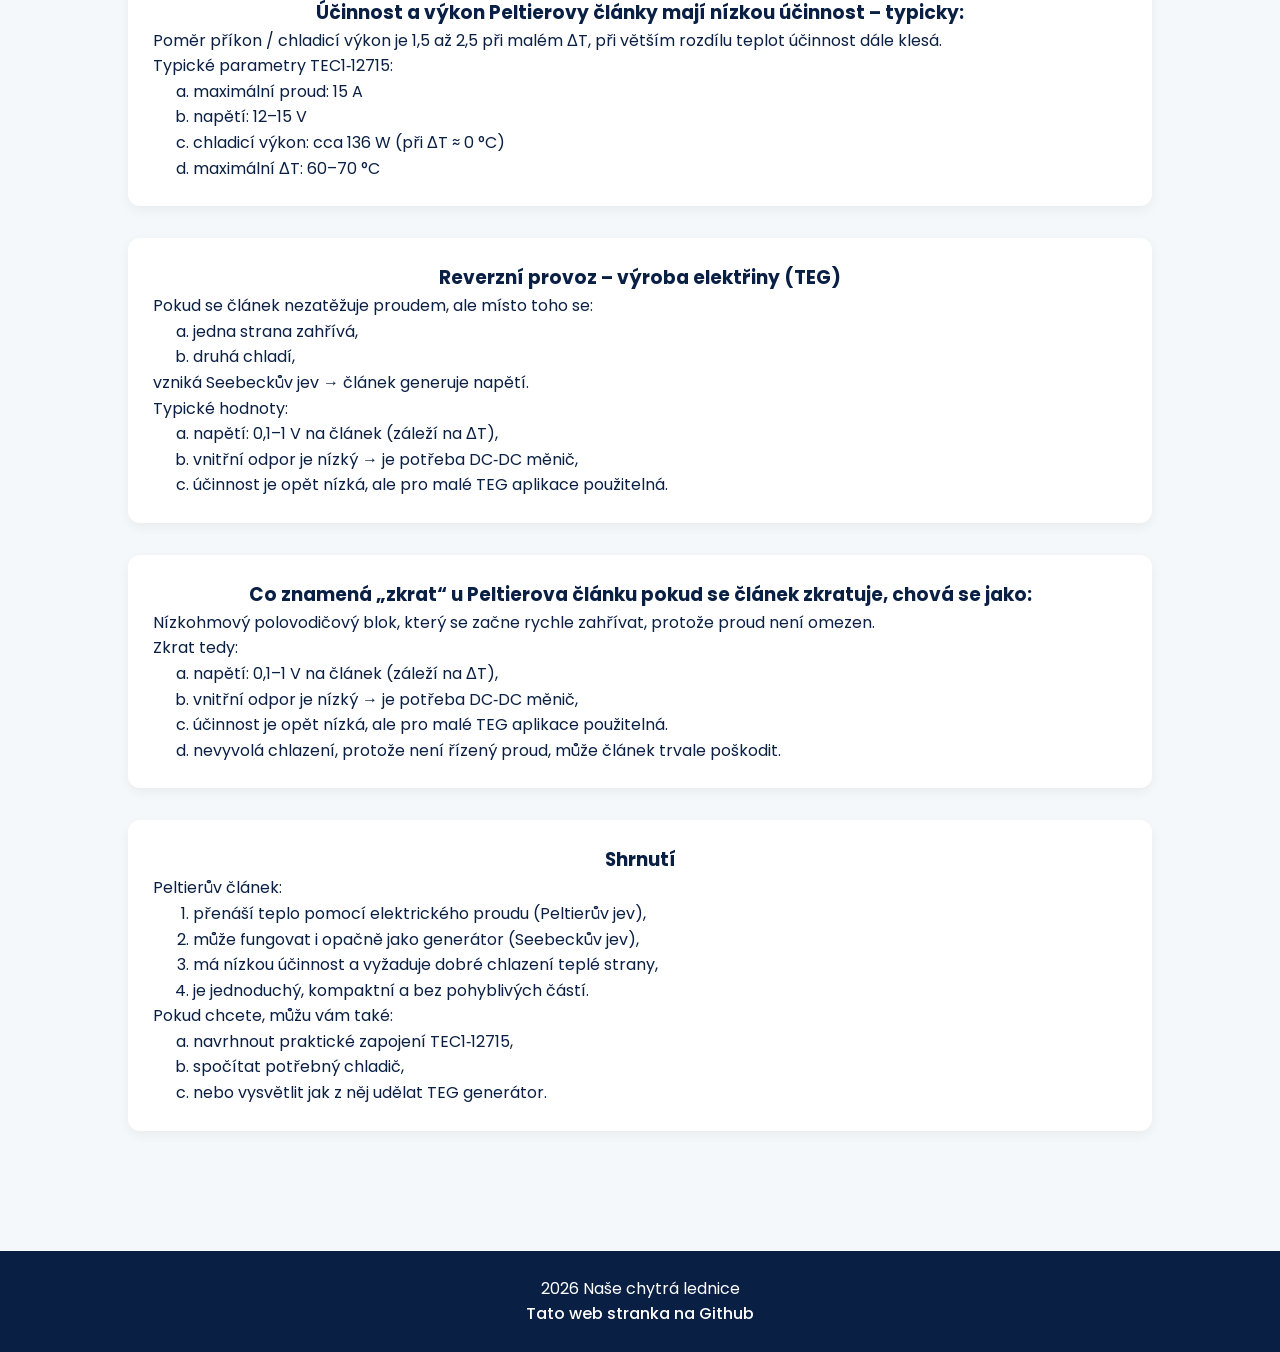
<file: peltieruvclanek.html>
<!doctype html>
<html lang="cs">
    <head>
        <meta charset="UTF-8" />
        <title>Peltierův článek</title>
        <link rel="stylesheet" href="style.css" />
        <link
            href="https://fonts.googleapis.com/css2?family=Poppins:wght@300;500;700&display=swap"
            rel="stylesheet"
        />
    </head>

    <body>
        <header class="header">
            <div class="progress-bar"></div>
            <div class="logo-wrap">
                <img src="obrázky/logo1.5.png" height="45" alt="logo" />
                <span class="site-title">Naše chytrá lednice</span>
            </div>

            <nav class="nav">
                <a href="index.html">Domů</a>
                <a href="2projekt.html">Projekt</a>
                <a href="3komponenty.html">Komponenty</a>
                <a href="4fungovani.html" class="active">Jak&nbsp;funguje</a>
                <a href="5rozpočet.html">Rozpočet</a>
                <a href="6tým.html">O&nbsp;nás</a>
                <button id="tlacitko" class="theme-toggle" aria-label="Přepnout režim">🌙</button>
            </nav>
        </header>

<section class="sekce">
            <h2>Jak funguje Peltierovo chlazení</h2>
            <div class="grid2">
                <div class="component-card">
                    <img src="obrázky/pelt zapojení.jpeg" alt="" />
                </div>

                <div class="box2">
                    <h3>Princip Peltierova jevu (aktivní chlazení)</h3>
                    <p>
                        Když prochází elektrický proud spojem dvou různých
                        polovodičových materiálů (typicky N‑typ a P‑typ),
                        dochází k tomu, že:
                    </p>
                    <ol type="1">
                        <li>
                            elektrony (v N‑typu) a díry (v P‑typu) přenášejí
                            energii,
                        </li>
                        <li>
                            při přechodu přes spoj absorbují teplo → vzniká
                            studená strana,
                        </li>
                        <li>
                            na opačném spoji uvolňují teplo → vzniká teplá
                            strana.
                        </li>
                    </ol>
                    <p>
                        Tento jev je reverzní k Seebeckovu jevu (kdy rozdíl
                        teplot vytváří napětí).
                    </p>
                </div>

                <div class="box2">
                    <h3>
                        Jak je Peltierův článek TEC1‑12715 konstruován uvnitř
                        článku je:
                    </h3>
                    <p>
                        Několik desítek až stovek P‑N polovodičových párů,
                        zapojených elektricky do série (kvůli vyššímu napětí),
                        ale&nbsp;tepelně paralelně (aby se teplo přenášelo přes
                        celou plochu), vše&nbsp;je uzavřeno mezi dvě keramické
                        destičky (obvykle Al₂O₃).
                    </p>
                    <p>Typické rozměry: 40 × 40 mm, tloušťka cca 3–4 mm.</p>
                </div>

                <div class="box2">
                    <h3>Co se děje při provozu po připojení proudu:</h3>
                    <p>
                        Jedna strana se začne ochlazovat (odebírá teplo z
                        okolí).
                    </p>
                    <p>Druhá se začne zahřívat (musí odvést teplo ven).</p>
                    <br />
                    <p>
                        Teplá strana musí být aktivně chlazena (chladič +
                        ventilátor),&nbsp;jinak:
                    </p>
                    <ol type="a">
                        <li>klesá účinnost,</li>
                        <li>roste teplota obou stran,</li>
                        <li>článek se může přehřát a zničit.</li>
                    </ol>
                </div>
                <div class="box2">
                    <h3>
                        Účinnost a výkon Peltierovy články mají nízkou účinnost
                        – typicky:
                    </h3>
                    <p>
                        Poměr příkon / chladicí výkon je 1,5 až 2,5 při malém
                        ΔT, při větším rozdílu teplot účinnost dále klesá.
                    </p>
                    <p>Typické parametry TEC1‑12715:</p>
                    <ol type="a">
                        <li>maximální proud: 15 A</li>
                        <li>napětí: 12–15 V</li>
                        <li>chladicí výkon: cca 136 W (při ΔT ≈ 0 °C)</li>
                        <li>maximální ΔT: 60–70 °C</li>
                    </ol>
                </div>

                <div class="box2">
                    <h3>
                        Reverzní provoz – výroba elektřiny (TEG)
                    </h3>
                    <p>Pokud se článek
                        nezatěžuje&nbsp;proudem, ale místo toho se:</p>
                    <ol type="a">
                        <li>jedna strana zahřívá,</li>
                        <li>druhá chladí,</li>
                    </ol>
                    <p>vzniká Seebeckův jev → článek generuje napětí.</p>
                    <p>Typické hodnoty:</p>
                    <ol type="a">
                        <li>napětí: 0,1–1 V na článek (záleží na ΔT),</li>
                        <li>
                            vnitřní odpor je nízký → je potřeba DC‑DC měnič,
                        </li>
                        <li>
                            účinnost je opět nízká, ale pro malé TEG aplikace
                            použitelná.
                        </li>
                    </ol>
                </div>
                <div class="box2">
                    <h3>
                        Co znamená „zkrat“ u Peltierova článku pokud se článek
                        zkratuje, chová se jako:
                    </h3>
                     <p>
                        Nízkohmový polovodičový blok,
                        který se začne rychle zahřívat,
                        protože proud není omezen.
                    </p>
                    <p>Zkrat tedy:</p>
                    <ol type="a">
                        <li>napětí: 0,1–1 V na článek (záleží na ΔT),</li>
                        <li>
                            vnitřní odpor je nízký → je potřeba DC‑DC měnič,
                        </li>
                        <li>
                            účinnost je opět nízká, ale pro malé TEG aplikace
                            použitelná.
                        </li>
                        <li>
                            nevyvolá chlazení, protože není řízený proud, může
                            článek trvale poškodit.
                        </li>
                    </ol>
                </div>

                <div class="box2">
                    <h3>Shrnutí</h3>
                    <p>Peltierův článek:</p>
                    <ol type="1" class="ol2">
                        <li>
                            přenáší teplo pomocí elektrického proudu (Peltierův
                            jev),
                        </li>
                        <li>
                            může fungovat i opačně jako generátor (Seebeckův
                            jev),
                        </li>
                        <li>
                            má nízkou účinnost a vyžaduje dobré chlazení teplé
                            strany,
                        </li>
                        <li>
                            je jednoduchý, kompaktní a bez pohyblivých částí.
                        </li>
                    </ol>
                    <p>Pokud chcete, můžu vám také:</p>
                    <ol type="a">
                        <li>navrhnout praktické zapojení TEC1‑12715,</li>
                        <li>spočítat potřebný chladič,</li>
                        <li>nebo vysvětlit jak z něj udělat TEG generátor.</li>
                    </ol>
                </div>
            </div>
        </section>

<footer>
    <p>2026 Naše chytrá lednice</p>
    <a style="color:white; margin:0;"href="https://github.com/aerosock/hrw-lednicka-web">Tato web stranka na Github</a>
</footer>

<script>
    const tlacitko = document.querySelector("#tlacitko");

    // 1) Při načtení stránky nastavíme režim podle localStorage
    if (localStorage.getItem("mode") === "dark") {
        document.body.classList.add("nocnimod");
    }

    // 2) Po kliknutí přepínáme režim
    tlacitko.addEventListener('click', function() {
        document.body.classList.toggle("nocnimod");

        // 3) Uložíme volbu uživatele
        if (document.body.classList.contains("nocnimod")) {
            localStorage.setItem("mode", "dark");
        } else {
            localStorage.setItem("mode", "light");
        }
    });
</script>

</body>
</html>
</file>
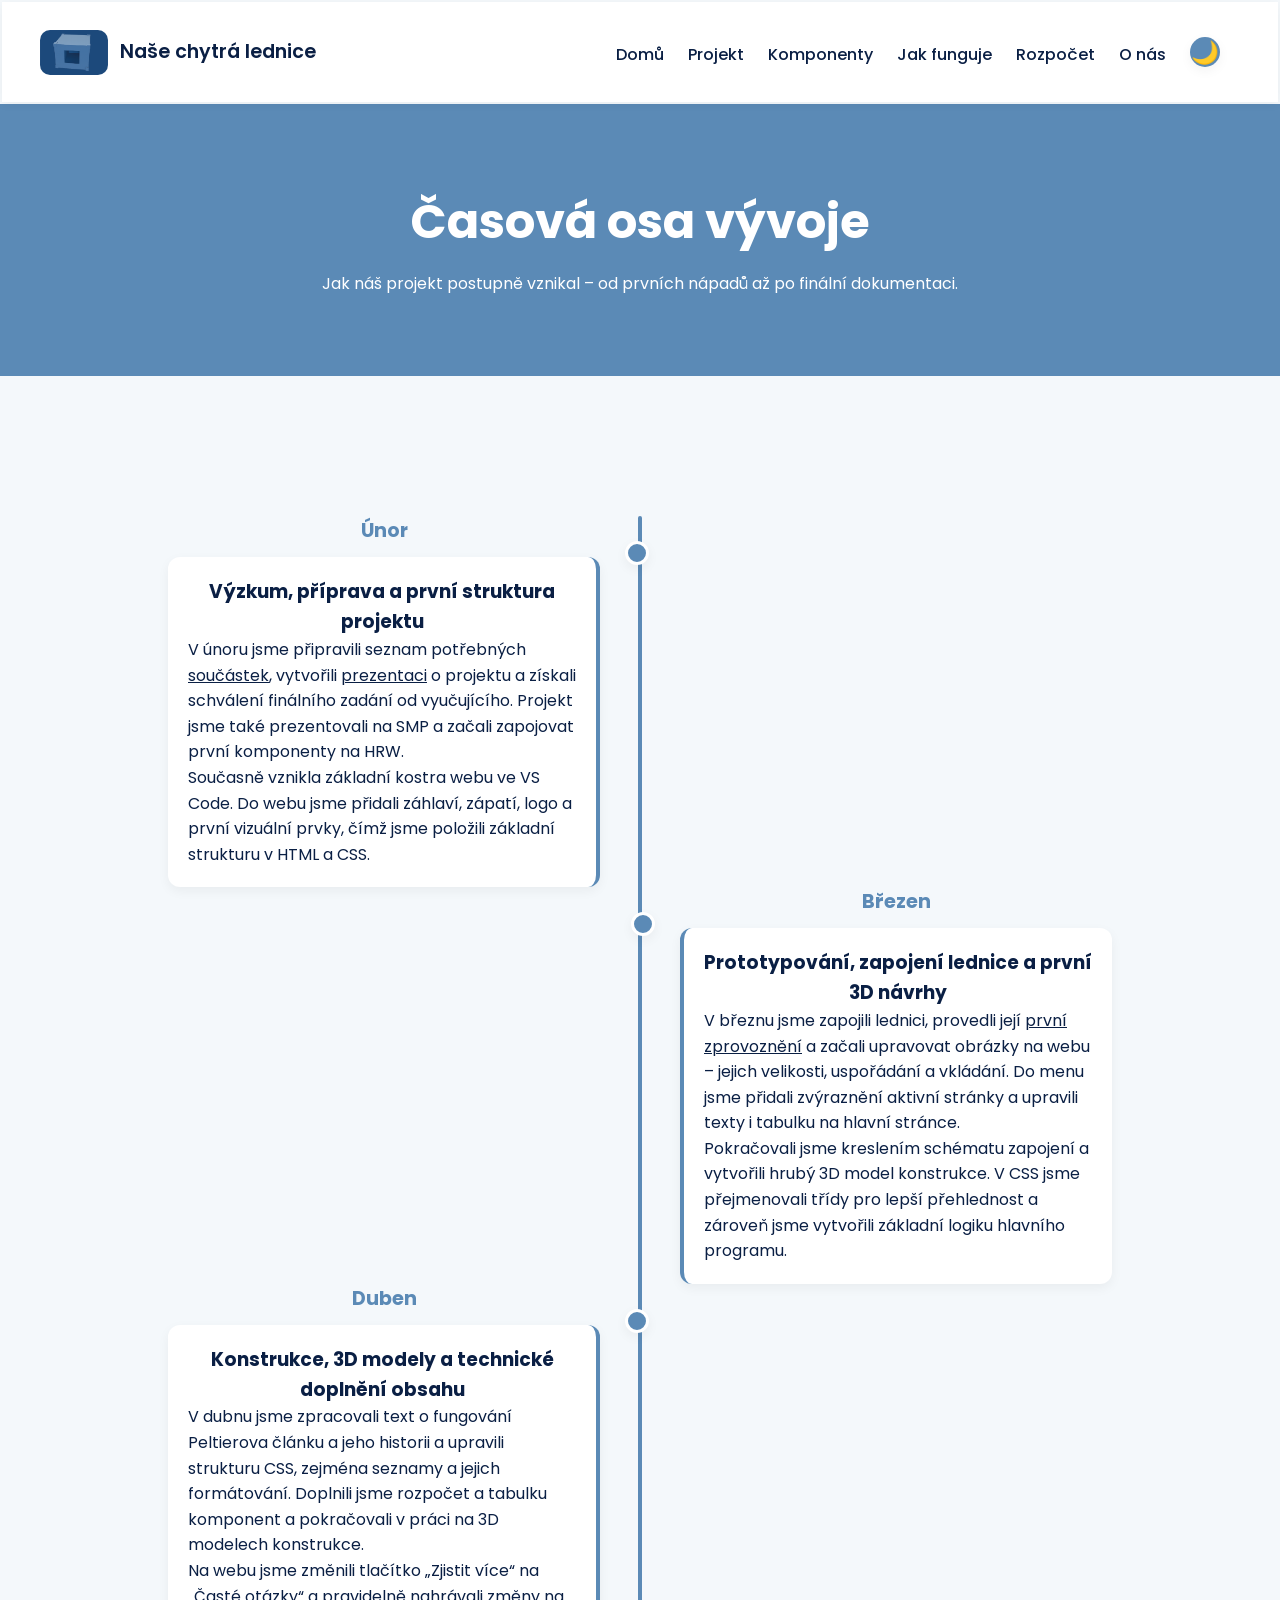
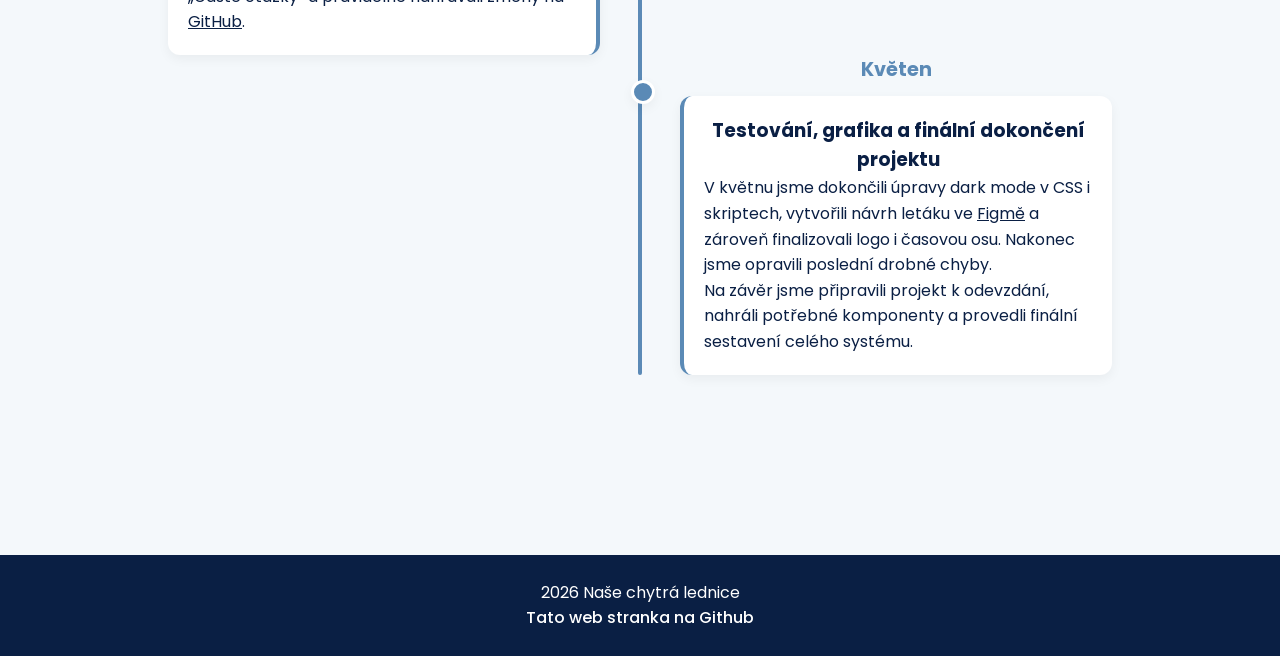
<file: timeline.html>
<!doctype html>
<html lang="cs">
<head>
    <meta charset="UTF-8" />
    <title>Časová osa vývoje</title>
    <link rel="stylesheet" href="style.css" />
    <link href="https://fonts.googleapis.com/css2?family=Poppins:wght@300;500;700&display=swap" rel="stylesheet" />
</head>

<body>

<header class="header">
    <div class="progress-bar"></div>
    <div class="logo-wrap">
        <img src="obrázky/logo1.5.png" height="45" alt="logo">
        <span class="site-title">Naše chytrá lednice</span>
    </div>

    <nav class="nav">
        <a href="index.html">Domů</a>
        <a href="2projekt.html">Projekt</a>
        <a href="3komponenty.html">Komponenty</a>
        <a href="4fungovani.html">Jak&nbsp;funguje</a>
        <a href="5rozpočet.html">Rozpočet</a>
        <a href="6tým.html">O&nbsp;nás</a>
        <button id="tlacitko" class="theme-toggle" aria-label="Přepnout režim">🌙</button>
    </nav>
</header>

<section class="page-hero">
    <h1>Časová osa vývoje</h1>
    <p>Jak náš projekt postupně vznikal – od prvních nápadů až po finální dokumentaci.</p>
</section>

<section class="timeline-section">
    <div class="timeline">

        <div class="timeline-item">
            <div class="timeline-date">Únor</div>
            <div class="timeline-content">
                <h3>Výzkum, příprava a první struktura projektu</h3>
                <p>V únoru jsme připravili seznam potřebných <u>součástek</u>, vytvořili <u>prezentaci</u> o projektu a získali schválení finálního zadání od vyučujícího. Projekt jsme také prezentovali na SMP a začali zapojovat první komponenty na HRW.</p>

<p>Současně vznikla základní kostra webu ve VS Code. Do webu jsme přidali záhlaví, zápatí, logo a první vizuální prvky, čímž jsme položili základní strukturu v HTML a CSS.</p>
            </div>
        </div>

        <div class="timeline-item">
            <div class="timeline-date">Březen</div>
            <div class="timeline-content">
                <h3>Prototypování, zapojení lednice a první 3D návrhy</h3>
<p>V březnu jsme zapojili lednici, provedli její <u>první zprovoznění</u> a začali upravovat obrázky na webu – jejich velikosti, uspořádání a vkládání. Do menu jsme přidali zvýraznění aktivní stránky a upravili texty i tabulku na hlavní stránce.</p>

<p>Pokračovali jsme kreslením schématu zapojení a vytvořili hrubý 3D model konstrukce. V CSS jsme přejmenovali třídy pro lepší přehlednost a zároveň jsme vytvořili základní logiku hlavního programu.</p>
            </div>
        </div>

        <div class="timeline-item">
            <div class="timeline-date">Duben</div>
            <div class="timeline-content">
                <h3>Konstrukce, 3D modely a technické doplnění obsahu</h3>
<p>V dubnu jsme zpracovali text o fungování Peltierova článku a jeho historii a upravili strukturu CSS, zejména seznamy a jejich formátování. Doplnili jsme rozpočet a tabulku komponent a pokračovali v práci na 3D modelech konstrukce.</p>

<p>Na webu jsme změnili tlačítko „Zjistit více“ na „Časté otázky“ a pravidelně nahrávali změny na <u>GitHub</u>.</p>
            </div>
        </div>

        <div class="timeline-item">
            <div class="timeline-date">Květen</div>
            <div class="timeline-content">
                <h3>Testování, grafika a finální dokončení projektu</h3>
<p>V květnu jsme dokončili úpravy dark mode v CSS i skriptech, vytvořili návrh letáku ve <u>Figmě</u> a zároveň finalizovali logo i časovou osu. Nakonec jsme opravili poslední drobné chyby.</p>
<p>Na závěr jsme připravili projekt k odevzdání, nahráli potřebné komponenty a provedli finální sestavení celého systému.</p>

            </div>
        </div>

    </div>
</section>

<footer>
    <p>2026 Naše chytrá lednice</p>
        <a style="color:white; margin:0;"href="https://github.com/aerosock/hrw-lednicka-web">Tato web stranka na Github</a>

</footer>

<script>
    const tlacitko = document.querySelector("#tlacitko");

    // 1) Při načtení stránky nastavíme režim podle localStorage
    if (localStorage.getItem("mode") === "dark") {
        document.body.classList.add("nocnimod");
    }

    // 2) Po kliknutí přepínáme režim
    tlacitko.addEventListener('click', function() {
        document.body.classList.toggle("nocnimod");

        // 3) Uložíme volbu uživatele
        if (document.body.classList.contains("nocnimod")) {
            localStorage.setItem("mode", "dark");
        } else {
            localStorage.setItem("mode", "light");
        }
    });
</script>


</body>
</html>
</file>
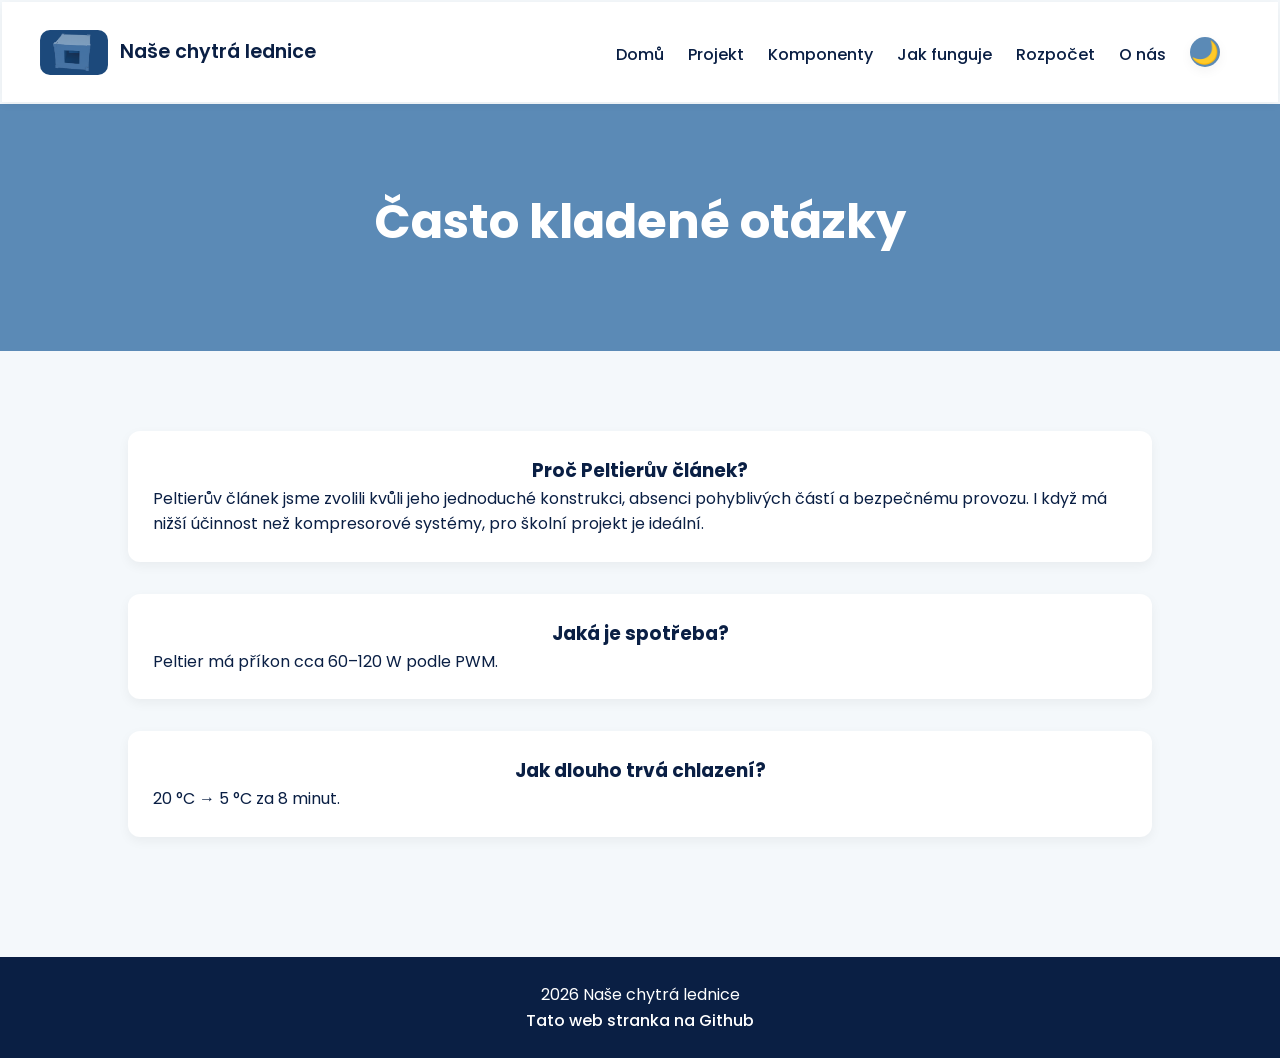
<file: zjisit více.html>
<!doctype html>
<html lang="cs">
    <head>
        <meta charset="UTF-8" />
        <title>Více informací</title>
        <link rel="stylesheet" href="style.css" />
        <link
            href="https://fonts.googleapis.com/css2?family=Poppins:wght@300;500;700&display=swap"
            rel="stylesheet"
        />
    </head>

    <body>
        <header class="header">
            <div class="progress-bar"></div>
            <div class="logo-wrap">
                <img src="obrázky/logo1.5.png" height="45" alt="logo" />
                <span class="site-title">Naše chytrá lednice</span>
            </div>

            <nav class="nav">
                <a href="index.html">Domů</a>
                <a href="2projekt.html">Projekt</a>
                <a href="3komponenty.html">Komponenty</a>
                <a href="4fungovani.html">Jak&nbsp;funguje</a>
                <a href="5rozpočet.html">Rozpočet</a>
                <a href="6tým.html">O&nbsp;nás</a>
                <button id="tlacitko" class="theme-toggle" aria-label="Přepnout režim">🌙</button>
            </nav>
        </header>

        <section class="page-hero">
            <h1>Často kladené otázky</h1>
        </section>
        <section class="sekce">
            <div class="grid2">
                 <div class="krabice">
                <H3>Proč Peltierův článek?</H3>
                <p>Peltierův článek jsme zvolili kvůli jeho jednoduché konstrukci, absenci pohyblivých částí a bezpečnému provozu. I&nbsp;když má nižší účinnost než kompresorové systémy, pro školní projekt je ideální.</p>
            </div>
            <div class="krabice">
                <H3>Jaká je spotřeba?</H3>
                <p>Peltier má příkon cca 60–120 W podle PWM.</p>
            </div>
            <div class="krabice">
                <H3>Jak dlouho trvá chlazení?</H3>
                <p>20 °C → 5 °C za 8 minut.</p>
            </div>
            </div>
           
        </section>

        <footer>
            <p>2026 Naše chytrá lednice</p>
                <a style="color:white; margin:0;"href="https://github.com/aerosock/hrw-lednicka-web">Tato web stranka na Github</a>

        </footer>

        <script>
    const tlacitko = document.querySelector("#tlacitko");

    // 1) Při načtení stránky nastavíme režim podle localStorage
    if (localStorage.getItem("mode") === "dark") {
        document.body.classList.add("nocnimod");
    }

    // 2) Po kliknutí přepínáme režim
    tlacitko.addEventListener('click', function() {
        document.body.classList.toggle("nocnimod");

        // 3) Uložíme volbu uživatele
        if (document.body.classList.contains("nocnimod")) {
            localStorage.setItem("mode", "dark");
        } else {
            localStorage.setItem("mode", "light");
        }
    });
</script>
    </body>
</html>
</file>
<file: style.css>
* {
    margin: 0;
    padding: 0;
    box-sizing: border-box;
}

:root {
    --primary-dark: #0a1f44;
    --primary-light: #5b8ab6;
    --light: #adcef0ca;

    --white: #ffffff;
    --border: #ddd;
    --border2: rgb(107, 107, 107);

    --shadow-soft: 0 4px 12px rgba(0, 0, 0, 0.05);
    --shadow-header: 0 2px 10px rgba(0, 0, 0, 0.05);
}
/* 🌙 DARK MODE – PŘES TVŮJ JS (třída na <body>) */
.nocnimod {
    --primary-dark: #dadfec;
    --primary-light: #638cb2;
    --light: #609cd7ca;

    --white: #172a4a;
    --border: #2a3a55;
    --border2: #1d2a40;

    --shadow-soft: 0 4px 12px rgba(0,0,0,0.4);
    --shadow-header: 0 2px 10px #0f2443;

    background: #132d53;
    color: var(--primary-dark);
}


body {
    font-family: "Poppins", sans-serif;
    background: #f4f8fb;
    color: var(--primary-dark);
    line-height: 1.6;
    transition: background 0.3s ease, color 0.3s ease;
}


/* =========================================================
   HLAVIČKA & NAVIGACE
========================================================= */
.header {
    display: flex;
    justify-content: space-between;
    align-items: center;
    padding: 15px 3%;
    margin: 2px;
    background: var(--white);
    position: sticky;
    top: 0;
    z-index: 1000;
    box-shadow: var(--shadow-header);
    transition: background 0.3s ease, color 0.3s ease;
}

.logo-wrap {
    display: flex;
    align-items: center;
    gap: 12px;
    border-radius: 12px;
}

.site-title {
    font-size: 1.2rem;
    font-weight: 600;
}


.nav {
    text-decoration: none;
    color: var(--primary-dark);
    font-weight: 500;
    transition: 0.2s;
    margin-left: 80px;
}
a {
    text-decoration: none;
    color: var(--primary-dark);
    font-weight: 500;
    transition: 0.2s;
    margin-left: 20px;
}

.nav a:hover {
    color: var(--primary-light);
}

.nav a.active {
    color: var(--primary-light);
    font-weight: 700;
    border-bottom: 2px solid var(--primary-light);
    padding-bottom: 3px;
}


/* =========================================================
   TLAČÍTKA & OVLÁDACÍ PRVKY
========================================================= */
.btn {
    padding: 14px 32px;
    background: var(--light);
    color: var(--primary-dark);
    border: none;
    border-radius: 30px;
    cursor: pointer;
    transition: 0.2s;
    align-items: center;
    text-decoration: none;
    display: inline-block;
}

.btn:hover {
    background: var(--primary-dark);
    scale: 1.02;
    color: var(--border);
}

.btn2 {
    padding: 18px 60px;
    background: var(--light);
    color: var(--primary-dark);
    border: none;
    border-radius: 30px;
    cursor: pointer;
    transition: 0.2s;
    align-items: center;
    text-decoration: none;
    display: inline-block;
}
.btn2:hover {
    background: var(--primary-dark);
    scale: 1.02;
    color: var(--border);
}

.hero-btn {
    padding: 14px 32px;
    background: var(--white);
    color: var(--primary-dark);
    border-radius: 30px;
    font-weight: 600;
    text-decoration: none;
    transition: 0.2s;
    box-shadow: 0 4px 12px rgba(0,0,0,0.1);
    display: inline-block;
}

.hero-btn:hover {
    background: var(--primary-dark);
    color: var(--primary-light);
}

/* Přepínač režimu */
.theme-toggle {
    margin: 20px;
    width: 30px;
    height: 30px;
    border-radius: 50%;
    border: none;
    cursor: pointer;
    background: var(--primary-light);
    color: var(--white);
    font-size: 1.4rem;

    box-shadow: var(--shadow-soft);
    transition: 0.3s ease;
}

.theme-toggle:hover {
    transform: rotate(20deg) scale(1.1);
}


/* =========================================================
   HERO SEKCE
========================================================= */
.hero {
    height: 90vh;
    display: flex;
    justify-content: center;
    align-items: center;
    text-align: center;
    color: var(--white);
    padding: 20px;
    background: linear-gradient(120deg, var(--primary-dark), var(--primary-light));
    background-size: 200% 200%;
    animation: gradientShift 12s ease infinite;
}

@keyframes gradientShift {
    0% { background-position: 0% 50%; }
    50% { background-position: 100% 50%; }
    100% { background-position: 0% 50%; }
}

.hero-content h1 {
    font-size: 4rem;
    margin-bottom: 20px;
}

.hero-content p {
    font-size: 1.2rem;
    margin-bottom: 30px;
}


/* =========================================================
   PAGE HERO
========================================================= */
.page-hero {
    padding: 80px 10%;
    text-align: center;
    background: var(--primary-light);
    color: var(--white);
}

.page-hero h1,
.page-hero h2 {
    font-size: 3rem;
    margin-bottom: 10px;
}


/* =========================================================
   OBECNÉ SEKCE & TEXT
========================================================= */
.sekce {
    padding: 80px 10%;
    text-align: center;
    
}

.sekce .intro {
    margin: 0 auto 40px;
}

.intro-section {
    padding: 80px 10%;
    text-align: center;
}

.content-section {
    padding: 60px;
}

.center {
    text-align: center;
}

h2 {
    font-size: 1.5rem;
    margin-bottom: 20px;
    text-align: center;
}

h3 {
    text-align: center;
}

li {
    margin-left: 40px;
}


/* =========================================================
   GRID SYSTÉMY
========================================================= */
.grid {
    display: grid;
    grid-template-columns: repeat(auto-fit, minmax(230px, 1fr));
    gap: 2rem;
}

.grid2 {
    display: grid;
    grid-template-columns: repeat(auto-fit, minmax(500px, 3fr));
    gap: 2rem;
    text-align: left;
}

.project-grid {
    display: grid;
    grid-template-columns: repeat(auto-fit, minmax(240px, 1fr));
    gap: 2rem;
    margin-top: 40px;
}

.components-grid {
    display: grid;
    grid-template-columns: repeat(auto-fit, minmax(290px, 1fr));
    gap: 2rem;
}

@media (max-width: 1100px) {
    .grid,
    .grid2,
    .project-grid,
    .components-grid {
        grid-template-columns: 1fr;
    }
}


/* =========================================================
   BOXY
========================================================= */
.box,
.krabice,
.step-box,
.component-card,
.cena-card,
.box2 {
    background: var(--white);
    padding: 25px;
    border-radius: 12px;
    box-shadow: var(--shadow-soft);
    transition: background 0.3s ease, color 0.3s ease, box-shadow 0.3s ease;
    align-items: center;
}

.component-card img {
    width: 100%;
  
    margin-top: 15px;
}
img{
    border-radius: 10px;
}

/* =========================================================
   TABULKA ROZPOČTU
========================================================= */
.budget-table {
    width: 70%;
    margin: 0 auto;
    border-collapse: collapse;
    background: var(--white);
    border-radius: 12px;
    overflow: hidden;
}

.budget-table td {
    padding: 10px;
    border: 1px solid var(--border);
}

.vrchniradek {
    background: var(--primary-light);
    color: var(--white);
}

.meziradek {
    background: var(--border);
    text-align: center;
}
.meziradek2 {
    background: var(--border);

}


/* =========================================================
   CENÍK
========================================================= */
.cena-section {
    display: flex;
    justify-content: center;
    gap: 2rem;
    flex-wrap: wrap;
    padding: 60px 10%;
}

.cena-card {
    width: 280px;
    text-align: center;
    transition: 0.2s;
}

.cena-card:hover {
    transform: translateY(-4px);
}

.cena .main {
    font-size: 2rem;
    font-weight: bold;
}


/* =========================================================
   FORMULÁŘ
========================================================= */
.formulář-section {
    padding: 60px 10%;
    background: var(--primary-light);
}

.formulář {
    max-width: 500px;
    margin: 0 auto;
    display: flex;
    flex-direction: column;
    gap: 5px;
}

.formulář input[type="text"],
.formulář input[type="password"],
.formulář input[type="email"],
.formulář input[type="date"] {
    padding: 12px;
    border-radius: 8px;
    border: 1px solid #ccc;
}

.radio-group {
    display: flex;
    gap: 20px;
}


/* =========================================================
   OBRÁZKY
========================================================= */
.obroba {
    justify-content: space-between;
    align-items: center;
}

.obr:hover {
    transform: scale(2);
    transition: 0.3s;
}


/* =========================================================
   PATIČKA
========================================================= */
footer {
    background: var(--primary-dark);
    color: var(--white);
    text-align: center;
    padding: 25px;
    margin-top: 40px;
    transition: background 0.3s ease, color 0.3s ease;
}

/* ===== TIMELINE ===== */
.timeline-section {
    padding: 80px 10%;
}

.timeline {
    position: relative;
    margin: 60px auto;
    max-width: 1100px;
}

.timeline::before {
    content: "";
    position: absolute;
    left: 50%;
    width: 4px;
    height: 100%;
    background: var(--primary-light);
    transform: translateX(-50%);
    border-radius: 2px;
}

.timeline-item {
    position: relative;
    width: 50%;
    padding: 0px 40px;
}

.timeline-item:nth-child(odd) {
    left: 0;
    text-align: left;
}

.timeline-item:nth-child(even) {
    left: 50%;
}

.timeline-date {
    font-weight: 700;
    color: var(--primary-light);
    margin-bottom: 10px;
    font-size: 1.2rem;
    text-align: center;
}


.timeline-content {
    background: var(--white);
    padding: 20px;
    border-radius: 12px;
    box-shadow: var(--shadow-soft);
    border-left: 4px solid var(--primary-light);
}

.timeline-item:nth-child(odd) .timeline-content {
    border-left: none;
    border-right: 4px solid var(--primary-light);
}

.timeline-item::before {
    content: "";
    position: absolute;
    top: 25px;
    width: 18px;
    height: 18px;
    background: var(--primary-light);
    border-radius: 50%;
    border: 3px solid var(--white);
    box-shadow: var(--shadow-soft);
}

.timeline-item:nth-child(odd)::before {
    right: -9px;
}

.timeline-item:nth-child(even)::before {
    left: -9px;
}

@media (max-width: 1100px) {
    .timeline::before {
        display: none;
    }
    .timeline-item::before {
        display: none;
    }

    .timeline-item {
        width: 100%;
        text-align: left;
        left: 0;
        padding-bottom: 50px;
    }
    .timeline-item:nth-child(even) {
        left: 0%;
    }

    .timeline-item::before {
        left: 12px;
    }

    .timeline-content {
        border-right: none;
        border-left: 4px solid var(--primary-light);
    }
    .timeline-date {
        font-size: 2.5rem;
    }
}


@media (max-width: 1100px) {
    body {
        font-size: 2rem;
    }
    .nav a,
    a {
        font-size: 1.6rem;
    }
    h2 {
        font-size: 3.5rem;
    }
}

.progress-bar {
                position: fixed;
                inset: 0 0 auto;
                height: 10px;
                z-index: 100;
                background: linear-gradient(90deg, #a0aaff, #85ffff, #348492);
                /*background: linear-gradient(90deg, rgb(0, 255, 183), blue);*/
                transform: scaleX(0);
                transform-origin: 0;
                animation: progress linear;
                animation-timeline: scroll(root);
            }
@keyframes progress {
    100% {
        transform: scaleX(1);
    }
}
</file>
